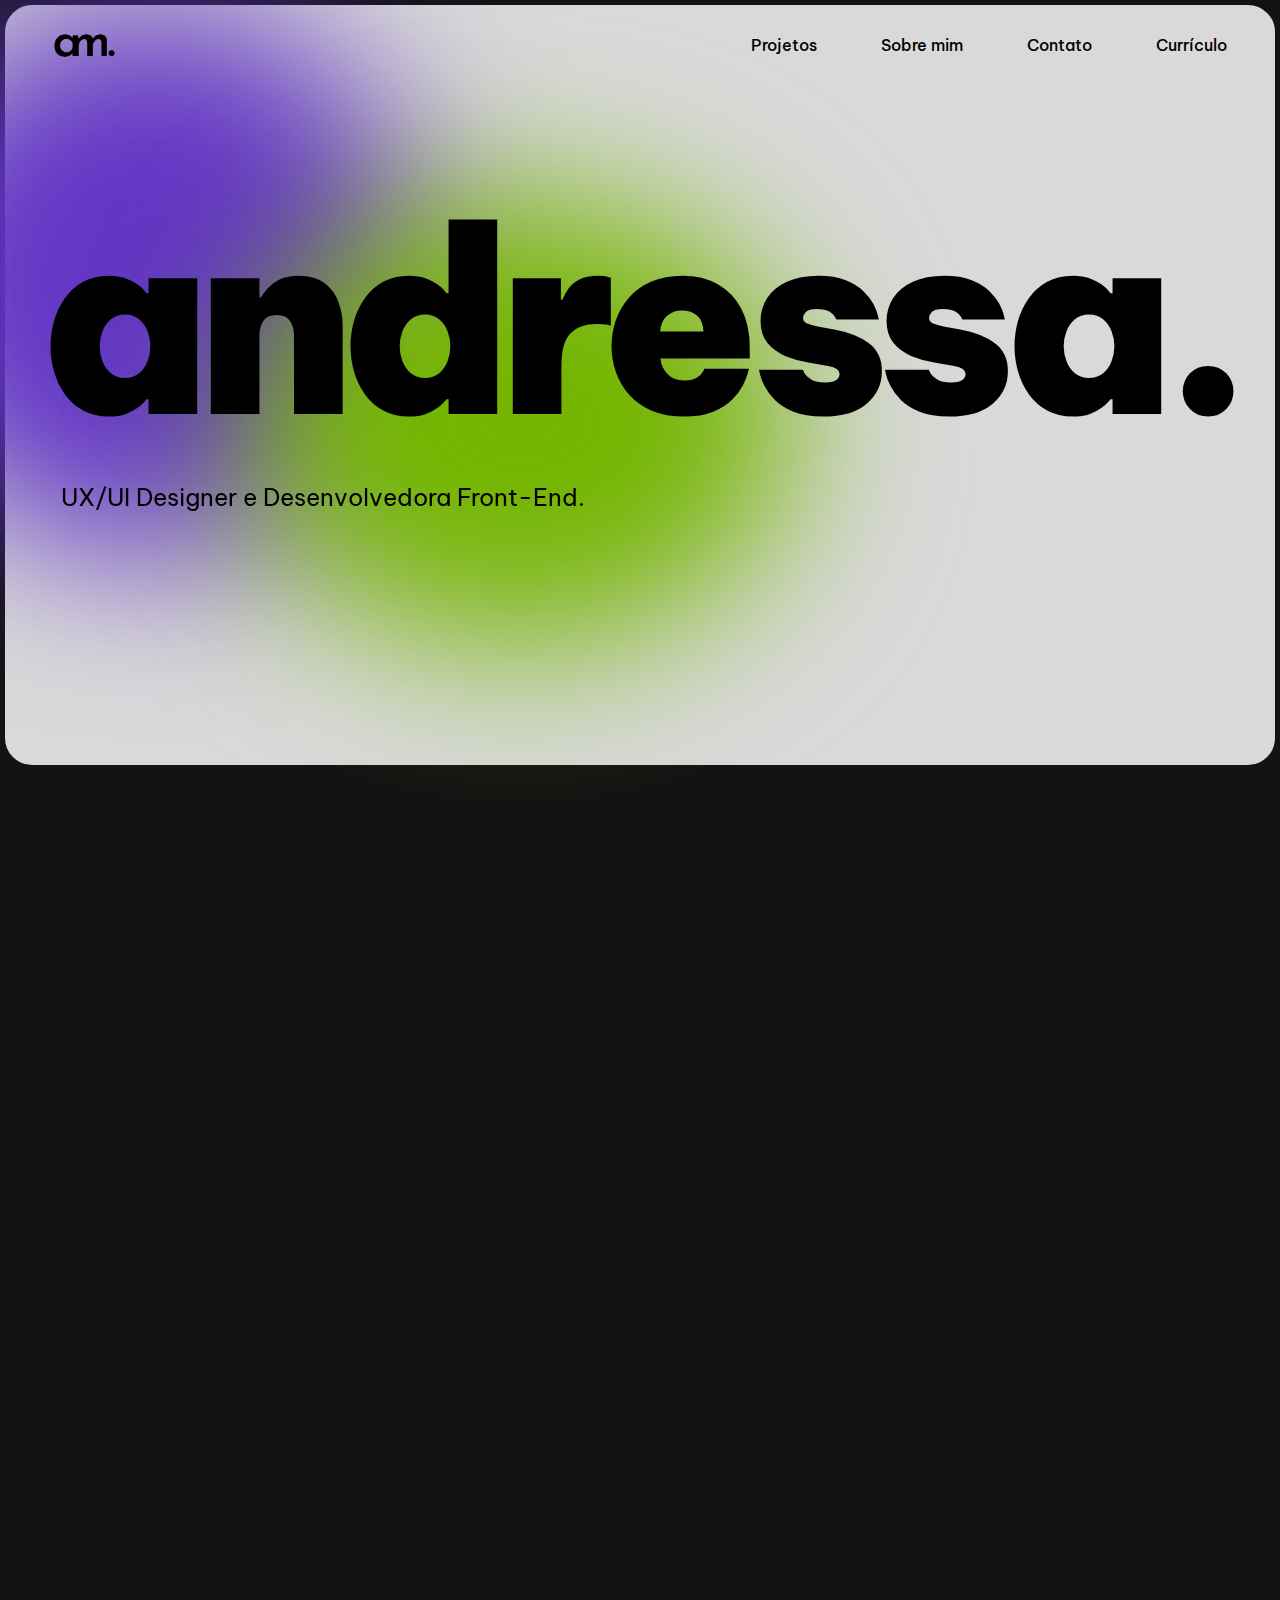
<file: index.html>
<!DOCTYPE html>
<html lang="pt-BR">
<head>
    <meta charset="UTF-8">
    <meta http-equiv="X-UA-Compatible" content="IE=edge">
    <meta name="viewport" content="width=device-width, initial-scale=1.0">
    <link rel="shortcut icon" href="media/favicon1.svg" type="image/x-icon">
    <link rel="stylesheet" href="https://fonts.googleapis.com/css2?family=Material+Symbols+Outlined:opsz,wght,FILL,GRAD@20..48,100..700,0..1,-50..200"/>
    <link href="https://unpkg.com/aos@2.3.1/dist/aos.css" rel="stylesheet">
    <link rel="stylesheet" href="index-style/style.css">
    <title>Andressa Mendes | Desenvolvimento Front-End e UX/UI Design</title>
</head>
<body>
    <header>
        <div class="shadow shadow--one"></div>
        <div class="shadow shadow--two"></div>
        <nav id="nav">
            <img src="media/personal-brand2.png" alt="logo Andressa Mendes">
            <ul id="menu">
                <li><a href="#projects">Projetos</a></li>
                <li><a href="aboutme.html">Sobre mim</a></li>
                <li><a href="contact.html">Contato</a></li>
                <li><a href="media/currículo.pdf" target="_blank" rel="external">Currículo</a></li>
            </ul>
            <button id="btn-mobile">
                <span id="burguer-icon"></span>
            </button>
        </nav>
        <div class="header-text">
            <h1 data-aos="fade-right" data-aos-duration="1000" data-aos-easing="cubic-bezier(0, 0, 0.2, 1)" data-aos-delay="120">andressa.</h1>
            <h3 data-aos="fade-right" data-aos-duration="1000" data-aos-easing="cubic-bezier(0, 0, 0.2, 1)" data-aos-delay="120">UX/UI Designer e Desenvolvedora Front-End.</h3>
        </div>
    </header>
    <main>
        <section class="projects-sec" id="projects">
            <a href="projects/budget-buddy/index.html" data-aos="fade-right" data-aos-duration="1000" data-aos-easing="cubic-bezier(0, 0, 0.2, 1)" data-aos-delay="120">
                <div class="project">
                    <div class="projects-text">
                        <p>Budget Buddy
                        <i class="material-symbols-outlined">arrow_outward</i>
                        </p>
                    </div>
                    <div class="projects-container">
                        <img src="media/budget_buddy-capa_1.png" alt="projeto Budget Buddy aplicativo">
                    </div>
                    <legend>design, mobile app</legend>
                </div>
            </a>
            <a href="projects/rockgo/index.html" data-aos="fade-right" data-aos-duration="1000" data-aos-easing="cubic-bezier(0, 0, 0.2, 1)" data-aos-delay="120">
                <div class="project">
                    <div class="projects-text">
                        <p>Rockgo
                        <i class="material-symbols-outlined">arrow_outward</i>
                        </p>
                    </div>
                    <div class="projects-container">
                        <img src="media/rockgo-capa.png" alt="projeto rockgo aplicativo">
                    </div>
                    <legend>design, mobile app</legend>
                </div>
            </a>
            <a href="projects/florifleur-e-commerce/index.html" data-aos="fade-right" data-aos-duration="1000" data-aos-easing="cubic-bezier(0, 0, 0.2, 1)" data-aos-delay="120">
                <div class="project">
                    <div class="projects-text">
                        <p>Florifleur e-commerce
                        <i class="material-symbols-outlined">arrow_outward</i>
                        </p>
                    </div>
                    <div class="projects-container">
                        <img src="media/capa-florifleur.png" alt="projeto florifleur e-commerce">
                    </div>
                    <legend>design, web e-commerce</legend>
                </div>
            </a>
            <a href="projects/polyphia-landing-page/index.html" data-aos="fade-right" data-aos-duration="1000" data-aos-easing="cubic-bezier(0, 0, 0.2, 1)" data-aos-delay="120">
                <div class="project">
                    <div class="projects-text" >
                        <p>Polyphia landing page
                        <i class="material-symbols-outlined">arrow_outward</i>
                        </p>
                    </div>
                    <div class="projects-container">
                        <img src="media/capa-polyphia-landing-page.png" alt="projeto polyphia landing page">
                    </div>
                    <legend>desenvolvimento, landing page</legend>
                </div>
            </a>
        </section>
        <section class="faq-sec">
            <article>
                <div class="title-wrap">
                    <h1 data-aos="fade-right" data-aos-duration="1000" data-aos-easing="cubic-bezier(0, 0, 0.2, 1)" data-aos-delay="120">Como faço o trabalho?</h1>
                    <h3 data-aos="fade-right" data-aos-duration="1000" data-aos-easing="cubic-bezier(0, 0, 0.2, 1)" data-aos-delay="120">UX/UI Design</h3>
                </div>
                <div class="faq-wrap">
                    <div class="faq" data-aos="fade-right" data-aos-duration="1000" data-aos-easing="cubic-bezier(0, 0, 0.2, 1)" data-aos-delay="120">
                        <div class="question">
                            <h3>User Research</h3>
                            <span class="icon"></span>
                        </div>
                        <div class="answer">
                            <p>Antes de criar o design de produtos, é necessário entender e empatizar com o usuário, utilizando diferentes métodos de pesquisas e entrevistas.</p>
                        </div>
                    </div>
                    <div class="faq" data-aos="fade-right" data-aos-duration="1000" data-aos-easing="cubic-bezier(0, 0, 0.2, 1)" data-aos-delay="120">
                        <div class="question">
                            <h3>Desenvolvimento de Personas</h3>
                            <span class="icon"></span>
                        </div>
                        <div class="answer">
                            <p>Desenvolver personas que reflitam o estilo de vida dos usuários, ajudando assim a entender suas necessidades e desafios.</p>
                        </div>
                    </div>
                    <div class="faq" data-aos="fade-right" data-aos-duration="1000" data-aos-easing="cubic-bezier(0, 0, 0.2, 1)" data-aos-delay="120">
                        <div class="question">
                            <h3>User Flow</h3>
                            <span class="icon"></span>
                        </div>
                        <div class="answer">
                            <p>Criar e entender o caminho que o usuário percorre ao utilizar um produto.</p>
                        </div>
                    </div>
                    <div class="faq" data-aos="fade-right" data-aos-duration="1000" data-aos-easing="cubic-bezier(0, 0, 0.2, 1)" data-aos-delay="120">
                        <div class="question">
                            <h3>Arquitetura da Informação</h3>
                            <span class="icon"></span>
                        </div>
                        <div class="answer">
                            <p>Representar como as informações do produto serão dispostas de acordo com a necessidade do usuário.</p>
                        </div>
                    </div>
                    <div class="faq" data-aos="fade-right" data-aos-duration="1000" data-aos-easing="cubic-bezier(0, 0, 0.2, 1)" data-aos-delay="120">
                        <div class="question">
                            <h3>Wireframing</h3>
                            <span class="icon"></span>
                        </div>
                        <div class="answer">
                            <p>Estabelecer a estrutura básica do Design de um produto, antes de incluir qualquer elemento visual.</p>
                        </div>
                    </div>
                    <div class="faq" data-aos="fade-right" data-aos-duration="1000" data-aos-easing="cubic-bezier(0, 0, 0.2, 1)" data-aos-delay="120">
                        <div class="question">
                            <h3>Visual Design</h3>
                            <span class="icon"></span>
                        </div>
                        <div class="answer">
                            <p>Refinar os designs criados durante o processo, adicionando elementos visuais, cores e deixando acessível.</p>
                        </div>
                    </div>
                </div>
            </article>
            <article class="skill-wrap" data-aos="fade-right" data-aos-duration="1000" data-aos-easing="cubic-bezier(0, 0, 0.2, 1)" data-aos-delay="120">
                <div class="title-wrap">
                    <h3>Desenvolvimento <br> Front-End</h3>
                </div>
                <div class="lang-wrap">
                    <ul>
                        <li>HTML 5 <i class="material-symbols-outlined">arrow_outward</i></li>
                        <li>CSS 3 <i class="material-symbols-outlined">arrow_outward</i></li>
                        <li>JavaScript <i class="material-symbols-outlined">arrow_outward</i></li>
                        <li>React <i class="material-symbols-outlined">arrow_outward</i></li>
                    </ul>
                </div>
            </article>
        </section>
    </main>
    <footer data-aos="fade-right" data-aos-duration="1000" data-aos-easing="cubic-bezier(0, 0, 0.2, 1)" data-aos-delay="120">
        <h2 data-aos="fade-right" data-aos-duration="1000" data-aos-easing="cubic-bezier(0, 0, 0.2, 1)" data-aos-delay="120">Quer me mandar uma <br> mensagem ou um olá&#63;</h2>
        <a href="mailto:andressasilvam25@gmail.com" data-aos="fade-right">andressasilvam25@gmail.com</a>
        <ul>
            <li data-aos="fade-right" data-aos-duration="1000" data-aos-easing="cubic-bezier(0, 0, 0.2, 1)" data-aos-delay="120"><a href="https://www.instagram.com/mendxsui/" target="_blank" 
                rel="external">Instagram</a><i class="material-symbols-outlined">arrow_outward</i>
            </li>
            <li data-aos="fade-right" data-aos-duration="1000" data-aos-easing="cubic-bezier(0, 0, 0.2, 1)" data-aos-delay="120"><a href="https://www.behance.net/Andressamendess" target="_blank" 
                rel="external">Behance</a><i class="material-symbols-outlined">arrow_outward</i>
            </li>
            <li data-aos="fade-right" data-aos-duration="1000" data-aos-easing="cubic-bezier(0, 0, 0.2, 1)" data-aos-delay="120"><a href="https://www.linkedin.com/in/andressa-mendes-56ba37249/" target="_blank" 
                rel="external">LinkedIn</a><i class="material-symbols-outlined">arrow_outward</i>
            </li>
            <li data-aos="fade-right" data-aos-duration="1000" data-aos-easing="cubic-bezier(0, 0, 0.2, 1)" data-aos-delay="120"><a href="https://github.com/AndressaMendess" target="_blank" 
                rel="external">Github</a><i class="material-symbols-outlined">arrow_outward</i>
            </li>
        </ul>
        <p>&copy; Andressa Mendes 2023. All Rights Reserved</p>
    </footer>

    <script src="menu-script/script.js"></script>
    <script src="https://unpkg.com/aos@2.3.1/dist/aos.js"></script>
    <script>
        AOS.init()
    </script>
</body>
</html>
</file>
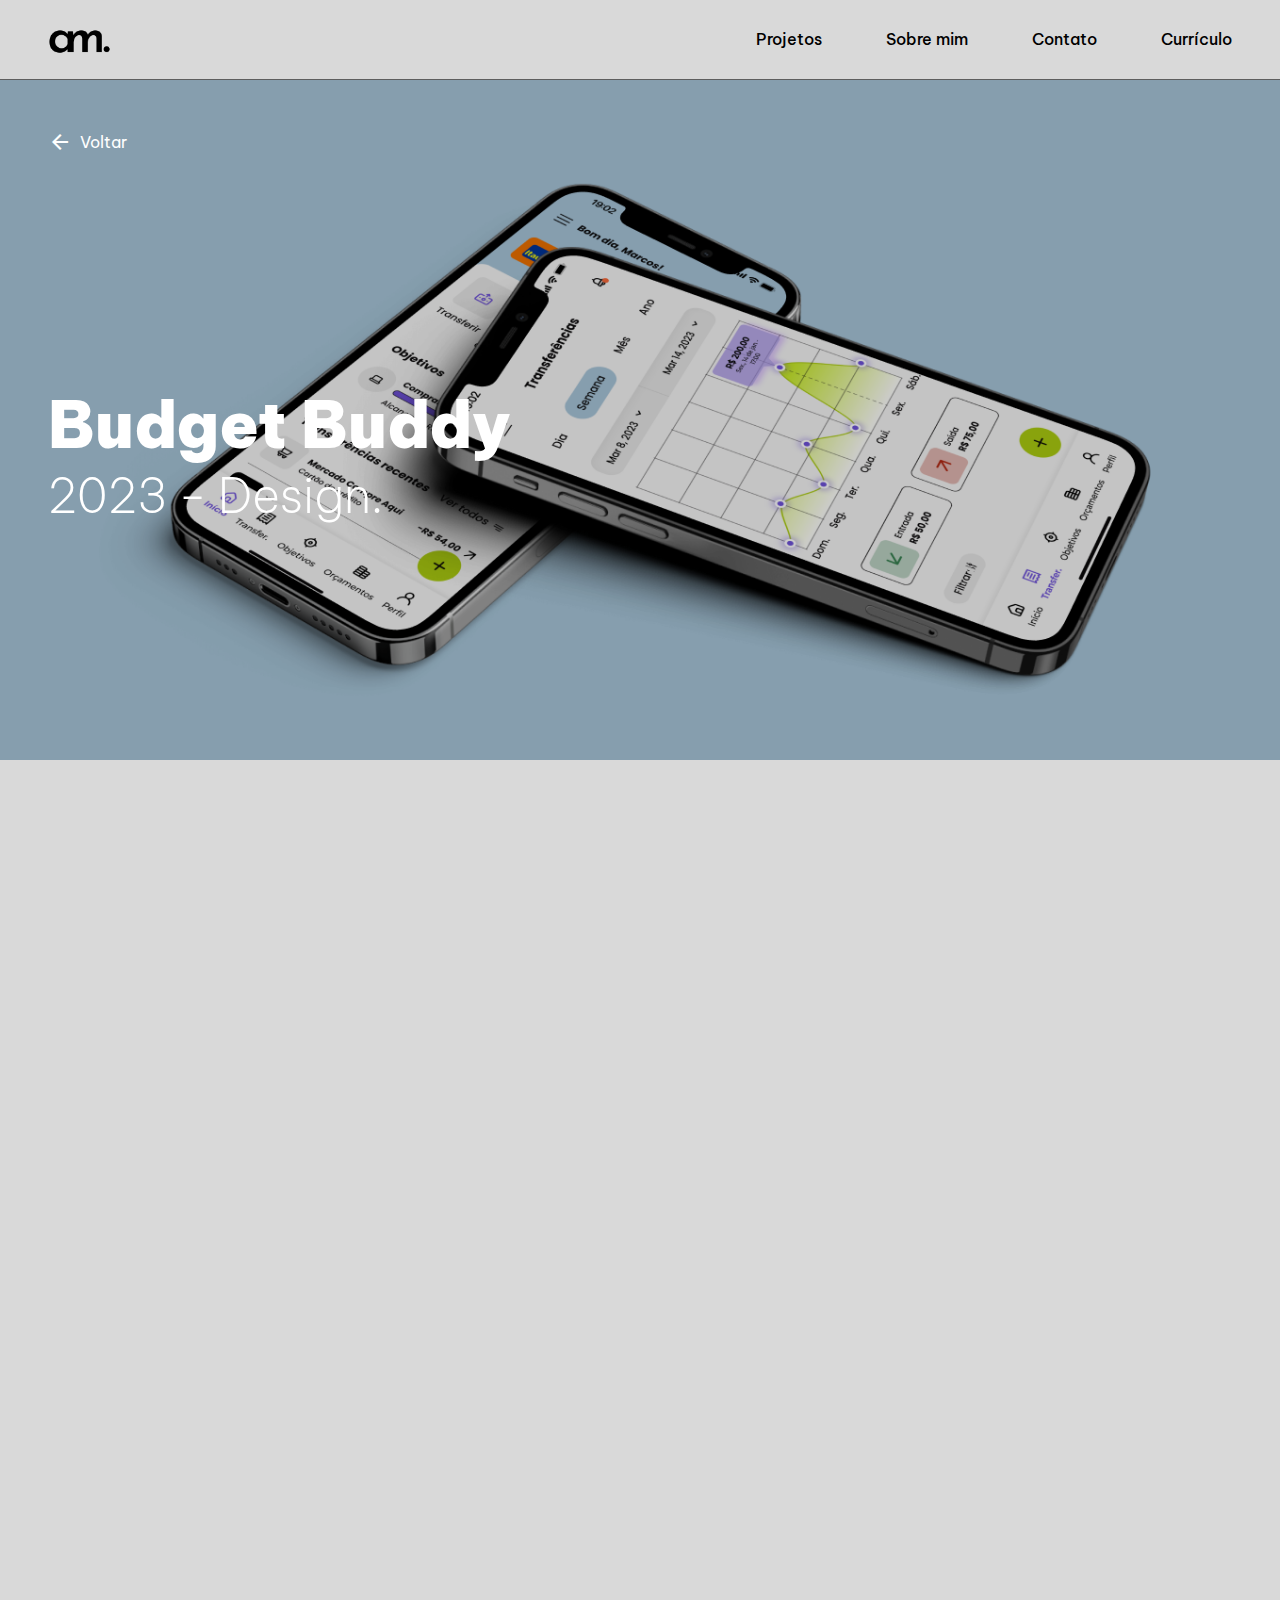
<file: projects/budget-buddy/index.html>
<!DOCTYPE html>
<html lang="pt-BR">
<head>
    <meta charset="UTF-8">
    <meta http-equiv="X-UA-Compatible" content="IE=edge">
    <meta name="viewport" content="width=device-width, initial-scale=1.0">
    <link rel="shortcut icon" href="../../media/favicon1.svg" type="image/x-icon">
    <link rel="stylesheet" href="https://fonts.googleapis.com/css2?family=Material+Symbols+Outlined:opsz,wght,FILL,GRAD@20..48,100..700,0..1,-50..200"/>
    <link href="https://unpkg.com/aos@2.3.1/dist/aos.css" rel="stylesheet">
    <link rel="stylesheet" href="style/style.css">
    <title>Budget Buddy | Andressa Mendes</title>
</head>
<body>
    <header>
        <nav id="nav">
            <a href="../../index.html"><img src="../../media/personal-brand2.png" alt="Logo Andressa Mendes"></a>
            <ul id="menu">
                <li><a href="../../index.html">Projetos</a></li>
                <li><a href="../../aboutme.html">Sobre mim</a></li>
                <li><a href="../../contact.html">Contato</a></li>
                <li><a href="/media/currículo.pdf" target="_blank" rel="external">Currículo</a></li>
            </ul>
            <button id="btn-mobile">
                <span id="burguer-icon"></span>
            </button>
        </nav>
        <a href="../../index.html"><i class="material-symbols-outlined">arrow_back</i>Voltar</a>
        <div class="text-wrapper" data-aos="fade-up" data-aos-duration="1000" data-aos-easing="cubic-bezier(0, 0, 0.2, 1)" data-aos-delay="120">
            <h1>Budget Buddy</h1>
            <h3>2023 - Design.</h3>
        </div>
    </header>
    <main>
        <section class="project__description">
            <div class="description__info">
                <img src="./media/budget-buddy-header.png" alt="Projeto Rockgo Logo" data-aos="fade-up" data-aos-duration="1000" data-aos-easing="cubic-bezier(0, 0, 0.2, 1)" data-aos-delay="120">                
                <div class="info__desc" data-aos="fade-up" data-aos-duration="1000" data-aos-easing="cubic-bezier(0, 0, 0.2, 1)" data-aos-delay="120">
                    <ul>
                        <li><strong>Duração</strong> <br> 19.06.2023 <br> 07.07.2023</li>
                        <li><strong>Papel</strong> <br> UX Researcher <br> UX/UI Designer <br> Designer de interações</li>
                        <li><strong>Ferramentas</strong> <br> Figma <br> Adobe Photoshop</li>
                    </ul>
                </div>
            </div>
            <p data-aos="fade-up" data-aos-duration="1000" data-aos-easing="cubic-bezier(0, 0, 0.2, 1)" data-aos-delay="120"><strong>Budget Buddy</strong> é um aplicativo de controle financeiro para adolescentes e jovens que desejam controlar seus gastos e ganhos, criar orçamentos, definir objetivos e receber dicas sobre educação financeira.
            </p>

        </section>
        
        <section class="project__info">
            <div class="project__quote" data-aos="fade-up" data-aos-duration="1000" data-aos-easing="cubic-bezier(0, 0, 0.2, 1)" data-aos-delay="120">
                <h1>Problema</h1>
                <p>“Como podemos ajudar esses jovens a terem melhor controle financeiro sobre suas despesas e ganhos?.”</p>
            </div>
            
            <article data-aos="fade-up" data-aos-duration="1000" data-aos-easing="cubic-bezier(0, 0, 0.2, 1)" data-aos-delay="120">
                <h1>Pesquisa inicial + descobertas</h1>
                <p>“De acordo com uma pesquisa da SPC Brasil, <strong>apenas 25% dos jovens de 18 a 30 anos fazem algum controle financeiro pessoal.</strong>" <br>
                Por mais óbvio que isso possa parecer, muitas pessoas, especialmente os jovens encontram dificuldades em fazer um controle orçamentário para manter os gastos dentro do limite do que recebem das suas fontes de renda. <br>
                Isso gera complicações que podem afastá-los da independência financeira, tais como o endividamento e a dificuldade de ter recursos para investir. <br> 
                <em>"Quando pensamos nos benefícios diretos de se investir em educação financeira para jovens, alguns dos pontos que mais se destacam são: <strong>autocontrole emocional</strong>, a <strong>disciplina, organização e planejamento</strong>, <strong>autoconhecimento</strong>, gestão e inteligência financeira, <strong>responsabilidade social, autonomia e independência</strong>, e visão analítica."</em> - <strong>Provi.com.br</strong></p>
            </article>
            
            <article data-aos="fade-up" data-aos-duration="1000" data-aos-easing="cubic-bezier(0, 0, 0.2, 1)" data-aos-delay="120">
                <h1>Conhecendo o usuário</h1>
                <div class="project__photos">
                    <img src="media/persona_1.png" alt="persona 1: Sabrina Santos">
                    <img src="media/persona_2.png" alt="persona 2: Marcos Silva">
                </div>
            </article>
            
            <article data-aos="fade-up" data-aos-duration="1000" data-aos-easing="cubic-bezier(0, 0, 0.2, 1)" data-aos-delay="120">
                <h1>Arquitetura de informação</h1>
                <div class="project__photos">
                    <img src="media/arquitetura-de-informacao.png" alt="arquitetura de informação aplicativo">
                </div>
                <p>A arquitetura de informação do aplicativo não é um fluxo com começo, meio e fim. Contém várias telas com informações e tarefas importantes a serem feitas dentro do aplicativo, ajudando assim o usuário a chegar no seu objetivo final que é administrar melhor seu dinheiro.</p>
            </article>

            <div class="project__quote" data-aos="fade-up" data-aos-duration="1000" data-aos-easing="cubic-bezier(0, 0, 0.2, 1)" data-aos-delay="120">
                <h1>Objetivo</h1>
                <p>Ajudar os jovens a terem uma visão mais organizada sobre finanças e se manterem organizados sobre seus gastos e ganhos diários.</p>
            </div>
            
            <div class="project__photos" data-aos="fade-up" data-aos-duration="1000" data-aos-easing="cubic-bezier(0, 0, 0.2, 1)" data-aos-delay="120">
                <img src="media/duas-telas.png" alt="dois celulares aberto com as telas principais do aplicativo: inicial e de transferências">
            </div>
            
            <article data-aos="fade-up" data-aos-duration="1000" data-aos-easing="cubic-bezier(0, 0, 0.2, 1)" data-aos-delay="120">
                <h1>Protótipo de baixa-fidelidade</h1>
                <div class="project__photos">
                    <img src="media/lo-fi.png" alt="protótipo de baixa fidelidade">
                </div>
                <p>Todos os protótipos de baixa fidelidade com diversas telas e possíveis funções dentro do aplicativo. Ao todo foram mais de 40 ideias de telas diferentes.</p>
            </article>
            
            <article data-aos="fade-up" data-aos-duration="1000" data-aos-easing="cubic-bezier(0, 0, 0.2, 1)" data-aos-delay="120">
                <h1>Visual design &#x1f3a8;</h1>
                <div class="project__photos">
                    <img src="media/paleta-de-cores.png" alt="paleta de cores aplicativo: branco, cinza, roxo, verde, azul">
                </div>
                <div class="project__photos">
                    <img src="media/tipografia.png" alt="tipografia aplicativo: Poppins medium, semibold, bold">
                </div>
                <div class="project__photos">
                    <img src="media/icone.png" alt="ícone do aplicativo">
                </div>
            </article>

            <h1>O aplicativo</h1>
            <div class="project__photos photo--extended" data-aos="fade-up" data-aos-duration="1000" data-aos-easing="cubic-bezier(0, 0, 0.2, 1)" data-aos-delay="120">
                <img src="media/tres-telas.png" alt="">
            </div>
        </section>
        <section class="project__info bg--invert">
            <article class="project__card" data-aos="fade-up" data-aos-duration="1000" data-aos-easing="cubic-bezier(0, 0, 0.2, 1)" data-aos-delay="120">
                <div>
                    <h3>01</h3>
                    <h1>Entrando no aplicativo</h1>
                    <p>Ao entrar no aplicativo pela primeira vez o usuário deverá fazer um cadastro no aplicativo para assim poder acessar sua conta.</p>
                </div>
                <div class="project__photos photo--card">
                    <video src="media/budget-buddy_01.mp4" autoplay loop>
                        Seu navegador não suporta o vídeo.
                        O vídeo demonstra os passos de cadastro quando o usuário acessa o aplicativo pela primeira vez;
                    </video>
                </div>
            </article>
            <article class="project__card" data-aos="fade-up" data-aos-duration="1000" data-aos-easing="cubic-bezier(0, 0, 0.2, 1)" data-aos-delay="120">
                <div>
                    <h3>02</h3>
                    <h1>Navegando pelo aplicativo</h1>
                    <p>O usuário pode navegar por entre as telas de: transferências, objetivos, orçamentos e seu perfil.</p>
                </div>
                <div class="project__photos photo--card">
                    <video src="media/budget-buddy_02.mp4" autoplay loop>
                        Seu navegador não suporta o vídeo.
                        O vídeo demonstra como é a navegação do aplicativo.
                    </video>
                </div>
            </article>
            <article data-aos="fade-up" data-aos-duration="1000" data-aos-easing="cubic-bezier(0, 0, 0.2, 1)" data-aos-delay="120">
                <!-- <div class="project__photos">
                    <img src="media/telas-transferencias.png" alt="">
                </div> -->
                <div class="project__photos">
                    <video src="media/budget_transferencias_.mp4" autoplay loop></video>
                </div>
                <h1>Transferências</h1>
                <p>Nessa página, o usuário pode visualizar todas as transferências feitas de sua conta. Podendo alterar datas e utilizar filtros para um resultado mais preciso.</p>
            </article>
            <article class="project__card" data-aos="fade-up" data-aos-duration="1000" data-aos-easing="cubic-bezier(0, 0, 0.2, 1)" data-aos-delay="120">
                <div class="project__photos photo--card">
                    <video src="media/budget-buddy_03.mp4" autoplay loop>
                        Seu navegador não suporta o vídeo.
                        O vídeo demonstra os passos para criar um objetivo dentro do aplicativo.
                    </video>
                </div>
                <div>
                    <h1>Objetivos</h1>
                    <p>Crie objetivos e defina metas. O usuário pode criar um objetivo e customizá-lo de acordo com a sua necessidade.</p>
                </div>
            </article>
            <article class="project__card bg--blue" data-aos="fade-up" data-aos-duration="1000" data-aos-easing="cubic-bezier(0, 0, 0.2, 1)" data-aos-delay="120">
                <div class="desc">
                    <h1>Orçamentos</h1>
                    <p>O usuário tem a opção de criar orçamentos para assim limitar gastos em determinados segmentos em que deseja economizar. Ainda podendo vincular á uma conta bancária ou atualizar manualmente. Caso esteja atigindo o limite definido, irá receber notificações de aviso.</p>
                </div>
                <div class="project__photos photo--card">
                    <img src="media/orcamentos.png" alt="telas de orçamentos do aplicativo">
                </div>
            </article>
            <article data-aos="fade-up" data-aos-duration="1000" data-aos-easing="cubic-bezier(0, 0, 0.2, 1)" data-aos-delay="120">
                <div class="project__photos">
                    <img src="media/lembretes-telas.png" alt="telas de lembretes do aplicativo">
                </div>
                <h1>Lembretes</h1>
                <p>O usuário pode criar lembretes com tarefas que precisam ser feitas e fixá-los na página inicial do aplicativo para assim lembrá-los. É possível também ativar as notificações para lembretes.</p>
            </article>
        </section>
        <section class="project__info">
            <div class="project__photos">
                <img src="media/header_1.png" alt="" style="border-radius: 5rem;">
            </div>
            <div class="project__quote" data-aos="fade-up" data-aos-duration="1000" data-aos-easing="cubic-bezier(0, 0, 0.2, 1)" data-aos-delay="120">
                <h1>Aprendizados 💡</h1>
                <p>Esse projeto foi redesenvolvido como o último projeto do curso de UX Design do Google. A versão anterior não ficou como esperado, então decidi refazer realizando mais pesquisas e tentando abranger mais ideias. Foi um projeto complexo (eu diria) pois a área de finanças eu ainda considero uma área complexa de lidar. Quem sabe eu seria beneficiada com o uso desse aplicativo também? rs</p>
            </div>
        </section>
        

        
        

        <section class="next__project">
            <a href="../polyphia-landing-page/index.html" target="_self" rel="internal"><i class="material-symbols-outlined">
                arrow_back
            </i>Polyphia</a>
            <a href="../rockgo/index.html" target="_self" rel="internal">rockgo<i class="material-symbols-outlined">
                arrow_forward
            </i></a>
        </section>
    </main>
    <footer>
        <h2 data-aos="fade-up" data-aos-easing="ease" data-aos-delay="300" data-aos-duration="1000">Quer me mandar uma <br> mensagem ou um olá&#63;</h2>
        <a href="mailto:andressasilvam25@gmail.com" data-aos="fade-up" data-aos-easing="ease" data-aos-delay="300" data-aos-duration="1000">andressasilvam25@gmail.com</a>
        <ul>
            <li data-aos="fade-up" data-aos-easing="ease" data-aos-delay="300" data-aos-duration="1000"><a href="https://www.instagram.com/mendxsui/" target="_blank" rel="external">Instagram</a><i class="material-symbols-outlined">arrow_outward</i>
            </li>
            <li data-aos="fade-up" data-aos-easing="ease" data-aos-delay="300" data-aos-duration="1000"><a href="https://www.behance.net/Andressamendess" target="_blank" rel="external">Behance</a><i class="material-symbols-outlined">arrow_outward</i>
            </li>
            <li data-aos="fade-up" data-aos-easing="ease" data-aos-delay="300" data-aos-duration="1000"><a href="https://www.linkedin.com/in/andressa-mendes-56ba37249/" target="_blank" rel="external">LinkedIn</a><i class="material-symbols-outlined">arrow_outward</i>
            </li>
            <li data-aos="fade-up" data-aos-easing="ease" data-aos-delay="300" data-aos-duration="1000"><a href="https://github.com/AndressaMendess" target="_blank" rel="external">Github</a><i class="material-symbols-outlined">arrow_outward</i>
            </li>
        </ul>
        <p>&copy; Andressa Mendes 2023. All Rights Reserved</p>
    </footer>

    <script src="../../menu-script/script.js"></script>
    <script src="https://unpkg.com/aos@2.3.1/dist/aos.js"></script>
    <script>
        AOS.init();
      </script>
</body>
</html>
</file>
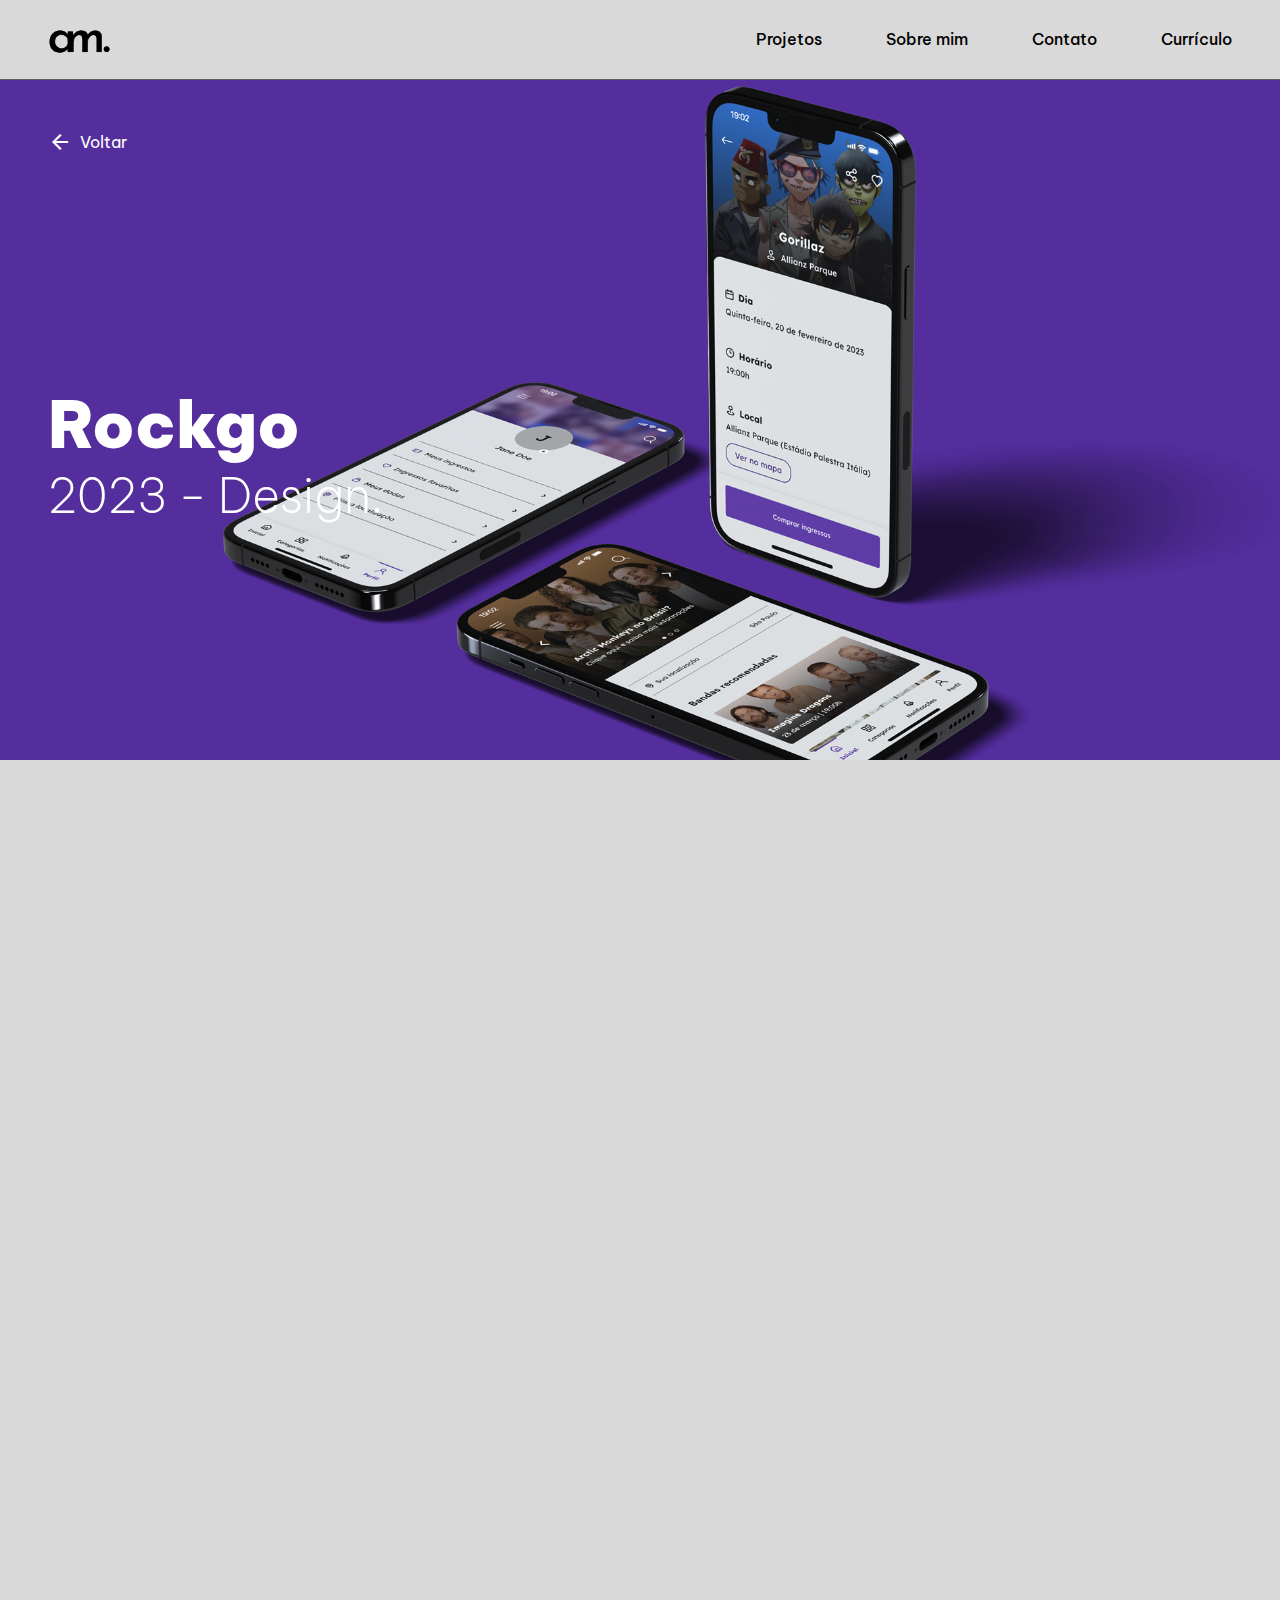
<file: projects/rockgo/index.html>
<!DOCTYPE html>
<html lang="pt-BR">
<head>
    <meta charset="UTF-8">
    <meta http-equiv="X-UA-Compatible" content="IE=edge">
    <meta name="viewport" content="width=device-width, initial-scale=1.0">
    <link rel="shortcut icon" href="../../media/favicon1.svg" type="image/x-icon">
    <link rel="stylesheet" href="https://fonts.googleapis.com/css2?family=Material+Symbols+Outlined:opsz,wght,FILL,GRAD@20..48,100..700,0..1,-50..200"/>
    <link href="https://unpkg.com/aos@2.3.1/dist/aos.css" rel="stylesheet">
    <link rel="stylesheet" href="style/style.css">
    <title>Rockgo | Andressa Mendes</title>
</head>
<body>
    <header>
        <nav id="nav">
            <a href="../../index.html"><img src="../../media/personal-brand2.png" alt="Logo Andressa Mendes"></a>
            <ul id="menu">
                <li><a href="../../index.html">Projetos</a></li>
                <li><a href="../../aboutme.html">Sobre mim</a></li>
                <li><a href="../../contact.html">Contato</a></li>
                <li><a href="../../media/currículo.pdf" target="_blank" rel="external">Currículo</a></li>
            </ul>
            <button id="btn-mobile">
                <span id="burguer-icon"></span>
            </button>
        </nav>
        <a href="../../index.html"><i class="material-symbols-outlined">arrow_back</i>Voltar</a>
        <div class="text-wrapper" data-aos="fade-up" data-aos-duration="1000" data-aos-easing="cubic-bezier(0, 0, 0.2, 1)" data-aos-delay="120">
            <h1>Rockgo</h1>
            <h3>2023 - Design.</h3>
        </div>
    </header>
    <main>
        <section class="project__description">
            <div class="description__info">
                <img src="./media/rockgo-header-project.png" alt="Projeto Rockgo Logo" data-aos="fade-up" data-aos-duration="1000" data-aos-easing="cubic-bezier(0, 0, 0.2, 1)" data-aos-delay="120">                
                <div class="info__desc" data-aos="fade-up" data-aos-duration="1000" data-aos-easing="cubic-bezier(0, 0, 0.2, 1)" data-aos-delay="120">
                    <ul>
                        <li><strong>Duração</strong> <br> 31.08.2022 <br> 06.01.2023</li>
                        <li><strong>Papel</strong> <br> UX Researcher <br> UX/UI Designer <br> Designer de interações</li>
                        <li><strong>Ferramentas</strong> <br> Figma <br> Adobe Photoshop</li>
                        <li>
                            <a href="https://www.behance.net/gallery/159674031/Rockgo-App-UXUI-Design" target="_blank" rel="external">Acesse no Behance</a>
                            <i class="material-symbols-outlined">arrow_outward</i>
                        </li>
                    </ul>
                </div>
            </div>
            <p data-aos="fade-up" data-aos-duration="1000" data-aos-easing="cubic-bezier(0, 0, 0.2, 1)" data-aos-delay="120">
                <strong>rockgo</strong> é um aplicativo de compra de ingressos focado em shows e eventos de rock. Foi desenvolvido durante 5 de 7 módulos do curso de UX Design do Google, com o objetivo de resolver o problema de atuais sites de compras de ingressos.
            </p>
        </section>
        
        <section class="project__info">
            <div class="project__quote" data-aos="fade-up" data-aos-duration="1000" data-aos-easing="cubic-bezier(0, 0, 0.2, 1)" data-aos-delay="120">
                <h1>Problema</h1>
                <p>"Como podemos criar uma nova plataforma segura e prática onde amantes do rock consigam comprar ingressos 
                para shows e ficar sabendo sobre novos eventos dentro do mundo do rock?."</p>
            </div>
            
            <article data-aos="fade-up" data-aos-duration="1000" data-aos-easing="cubic-bezier(0, 0, 0.2, 1)" data-aos-delay="120">
                <h1>Pesquisa inicial + descobertas &#x1f50e;</h1>
                <p><strong><em>“Mais agilidade na entrada do evento, comodidade aos convidados, armazenamento de banco de dados 
                e rapidez no repasse do valor dos ingressos são alguns dos principais motivos que fazem com que a venda de 
                ingressos online cresça cada vez mais.”</em> - lets.events.</strong> A estratégia de venda de ingressos online vem ganhando 
                cada vez mais espaço no mercado, pois garante mais particidade, envolve rapidez e mais facilidade na compra. 
                Muitos produtores de eventos em todo o país estão adquirindo ou já adquiriram o uso de uma plataforma - própria 
                ou terceirizada - para hospedar seus eventos.</p>
            </article>
            
            <article data-aos="fade-up" data-aos-duration="1000" data-aos-easing="cubic-bezier(0, 0, 0.2, 1)" data-aos-delay="120">
                <h1>Entendendo o usuário</h1>
                <p>Com os dados apresentados em mente, foi conduzido pesquisas via formulários com diferentes grupos para entender suas dificuldades e necessidades ao comprar ingressos para shows utilizando serviços online. <br>
                Alguns insights coletados:
                    <div class="project__photos photo--half" id="cards">
                        <ul>
                            <li>Foi constatado que <strong>80% dos usuários</strong> fazem uso de sites ao invés de aplicativos para compras de ingressos.</li>
                            <li>Ao utilizar um serviço os entrevistados dizem prezar por <strong>facilidade, praticidade e segurança</strong> na hora da compra, algo que, segundo eles dizem, faltam nos atuais sites de compras.</li>
                            <li><strong>90% dos usuários</strong> relatam sobre bugs no processo de compra do ingresso em alguns dos sites de compras de ingressos, o que acabam não gerando uma boa experiência.</li>
                        </ul>
                        <img src="media/question-cards.png" alt="cards de perguntas feitas para os usuários">
                    </div>
                </p>
            </article>

            <article data-aos="fade-up" data-aos-duration="1000" data-aos-easing="cubic-bezier(0, 0, 0.2, 1)" data-aos-delay="120">
                <h1>Conhecendo o usuário</h1>
                <p>Com base na pesquisa com o público, podemos definir melhor nossos usuários.</p>
                <div class="project__photos photo--half">
                    <img src="media/persona-1.png" alt="persona 1">
                    <img src="media/persona-2.png" alt="persona 2">
                </div>
            </article>

            <article data-aos="fade-up" data-aos-duration="1000" data-aos-easing="cubic-bezier(0, 0, 0.2, 1)" data-aos-delay="120">
                <h1>Traçando a jornada do usuário</h1>
                <p>Aqui, foi traçado todos os pontos de contato do usuário com serviços de compra de ingressos, como ele se sente durante cada etapa e pontos de melhorias a serem feitos.</p>
                <div class="project__photos">
                    <img src="media/mapa-jornada-do-usuario.png" alt="mapa da jornada do usuário">
                </div>
            </article>

            <article data-aos="fade-up" data-aos-duration="1000" data-aos-easing="cubic-bezier(0, 0, 0.2, 1)" data-aos-delay="120">
                <h1>Analisando a concorrência &#x1f525;</h1>
                <p>Nesta etapa, onde já estão definidos os usuários e que já foi traçada a jornada do usuário, é hora de realizar uma auditoria competitiva com os atuais concorrentes de serviços de compra de ingressos que já estão no mercado.</p>
                <div class="project__photos">
                    <img src="media/auditoria-competitiva.png" alt="auditoria competitiva">
                </div>
            </article>
            
            <article data-aos="fade-up" data-aos-duration="1000" data-aos-easing="cubic-bezier(0, 0, 0.2, 1)" data-aos-delay="120">
                <h1>Arquitetura de informação</h1>
                <p>Como muitos aplicativos e sites possuem um percurso de compra padrão, aqui foi feita a arquitetura de informação do aplicativo com todas informações dispostas em cada tela.</p>
                <div class="project__photos">
                    <img src="media/arquitetura-de-informação.png" alt="arquitetura de informação aplicativo">
                </div>
            </article>

            <div class="project__quote" data-aos="fade-up" data-aos-duration="1000" data-aos-easing="cubic-bezier(0, 0, 0.2, 1)" data-aos-delay="120">
                <h1>Objetivo</h1>
                <p>"Um aplicativo de compra de ingressos para eventos de rock, prático e acessível
                que notifica os usuários de novos eventos e possui um fluxo de compra simples."</p>
            </div>
            
            <div class="project__photos photo--extended" data-aos="fade-up" data-aos-duration="1000" data-aos-easing="cubic-bezier(0, 0, 0.2, 1)" data-aos-delay="120">
                <img src="media/mockups-telas.png" alt="mokcup mobile rockgo">
            </div>

            <article data-aos="fade-up" data-aos-duration="1000" data-aos-easing="cubic-bezier(0, 0, 0.2, 1)" data-aos-delay="120">
                <h1>Wireframes no papel ✏️</h1>
                <p>Chegando na parte criativa do processo, pude colocar a mão no lápis e papel e começar a traçar algumas ideias de tela seguindo o fluxo principal do usuário. Ao todo foram desenhados 40 wireframes.</p>
                    <div class="project__photos photo--half">
                        <img src="media/wireframe-papel-1.jpg" alt="wireframes feito no papel">
                        <img src="media/wireframe-papel-2.jpg" alt="wireframes feito no papel">
                    </div>
            </article>

            <article data-aos="fade-up" data-aos-duration="1000" data-aos-easing="cubic-bezier(0, 0, 0.2, 1)" data-aos-delay="120">
                <h1>Protótipo de baixa-fidelidade</h1>
                <p>Aqui, foi feito o protótipo de baixa-fidelidade seguindo o fluxo principal do usuário desde a tela de cadastro até a finalização da compra.</p>
                <div class="project__photos">
                    <img src="media/prototipo-baixa-fidelidade.png" alt="protótipo de baixa fidelidade rockgo aplicativo">
                </div>
            </article>

            <article data-aos="fade-up" data-aos-duration="1000" data-aos-easing="cubic-bezier(0, 0, 0.2, 1)" data-aos-delay="120">
                <h1>Visual design &#x1f3a8;</h1>
                <div class="project__photos">
                    <img src="media/paleta-de-cores.png" alt="paleta de cores rockgo">
                </div>
                <div class="project__photos photo--half" data-aos="fade-up" data-aos-duration="1000" data-aos-easing="cubic-bezier(0, 0, 0.2, 1)" data-aos-delay="120">
                    <img src="media/tipografia.png" alt="tipografia rockgo">
                    <img src="media/icones.png" alt="icones rockgo">
                </div>
                <div class="project__photos photo--half" data-aos="fade-up" data-aos-duration="1000" data-aos-easing="cubic-bezier(0, 0, 0.2, 1)" data-aos-delay="120">
                    <img src="media/simbolo--app-1.png" alt="símbolo aplicativo no iphone">
                    <img src="media/simbolo--app-2.png" alt="símbolo aplicativo">
                </div>
            </article>

            <article data-aos="fade-up" data-aos-duration="1000" data-aos-easing="cubic-bezier(0, 0, 0.2, 1)" data-aos-delay="120">
                <h1>O aplicativo</h1>
                <div class="project__photos photo--extended">
                    <img src="media/mockup-isometrico-rockgo.png" alt="mockup isométrico aplicativo rockgo">
                </div>
            </article>

            <article class="project__card" data-aos="fade-up" data-aos-duration="1000" data-aos-easing="cubic-bezier(0, 0, 0.2, 1)" data-aos-delay="120">
                <div class="desc">
                    <h3>01</h3>
                    <h1>Entrando no aplicativo</h1>
                    <p>Ao entrar no aplicativo pela 1° vez, o usuário tem a opção de fazer cadastro ou login para utilizar o app, haverá também a permissão para utilizar a localização do dispositivo,visto que o aplicativo usa o GPS para procurar shows na área em que o usuário mora.</p>
                </div>
                <div class="project__photos photo--card">
                    <video src="media/video-rockgo-1.mp4" autoplay loop>
                        Seu navegador não suporta o vídeo.
                    </video>
                </div>
            </article>

            <article class="project__card" data-aos="fade-up" data-aos-duration="1000" data-aos-easing="cubic-bezier(0, 0, 0.2, 1)" data-aos-delay="120">
                <div class="desc">
                    <h3>02</h3>
                    <h1>Navegando no aplicativo</h1>
                    <p>O aplicativo possui um menu de navegação (inicial, categorias, notificações, perfil) que conectam as telas onde o usuário pode acessar as categorias de eventos, visualizar notificações e acessar o perfil para ver ingressos favoritados, ingressos comprados ou alterar alguma configuração de conta.</p>
                </div>
                <div class="project__photos photo--card">
                    <video src="media/video-rockgo-2.mp4" autoplay loop>
                        Seu navegador não suporta o vídeo.
                    </video>
                </div>
            </article>

            <article class="project__card" data-aos="fade-up" data-aos-duration="1000" data-aos-easing="cubic-bezier(0, 0, 0.2, 1)" data-aos-delay="120">
                <div class="desc">
                    <h3>03</h3>
                    <h1>Comprando os ingressos 🎟️</h1>
                    <p>O percurso de compra passa por telas de: adicionar informações pessoais, escolher a quantidade e áreas do ingresso, área de pagamento, resumo da compra e a tela de confirmação da compra.</p>
                    </div>
                    <div class="project__photos photo--card">
                        <video src="media/video-rockgo-3.mp4" autoplay loop>
                            Seu navegador não suporta o vídeo.
                        </video>
                    </div>
            </article>

            <article data-aos="fade-up" data-aos-duration="1000" data-aos-easing="cubic-bezier(0, 0, 0.2, 1)" data-aos-delay="120">
                <div class="project__photos photo--extended">
                   <img src="media/mockup-isometrico-rockgo.png" alt="mockup rockgo">
                </div>
            </article>

            <div class="project__quote" data-aos="fade-up" data-aos-duration="1000" data-aos-easing="cubic-bezier(0, 0, 0.2, 1)" data-aos-delay="120">
                <h1>Aprendizados &#x1f4a1;</h1>
                <p>Durante o processo de desenvolvimento desse projeto durante os 5 módulos do certificado
                de UX Design do Google, aprendi sobre o processo de Design Thinking, o qual foi baseado esse projeto, foi feitas pesquisas com usuários, ideação, idealização de ideias, muitos esboços, dois testes de usabilidade conduzidos, a criação de um design system com padrões de interface e muitas telas desenhadas. <br>
                Para ver o processo completo em PDF:</p>
                <a class="project__slide" href="media/apresentação.pdf" target="_blank" rel="internal">Apresentação<i class="material-symbols-outlined">arrow_outward</i></a>
            </div>
        </section>

        <section class="next__project">
            <a href="../budget-buddy/index.html" target="_self" rel="internal"><i class="material-symbols-outlined">
                arrow_back
            </i>Budget</a>
            <a href="../florifleur-e-commerce/index.html" target="_self" rel="internal">Florifleur<i class="material-symbols-outlined">
                arrow_forward
            </i></a>
        </section>
    </main>
    
    <footer>
        <h2 data-aos="fade-up" data-aos-easing="ease" data-aos-delay="300" data-aos-duration="1000">Quer me mandar uma <br> mensagem ou um olá?</h2>
        <a href="mailto:andressasilvam25@gmail.com" data-aos="fade-up" data-aos-easing="ease" data-aos-delay="300" data-aos-duration="1000">andressasilvam25@gmail.com</a>
        <ul>
            <li data-aos="fade-up" data-aos-easing="ease" data-aos-delay="300" data-aos-duration="1000"><a href="https://www.instagram.com/mendxsui/" target="_blank" rel="external">Instagram</a><i class="material-symbols-outlined">arrow_outward</i>
            </li>
            <li data-aos="fade-up" data-aos-easing="ease" data-aos-delay="300" data-aos-duration="1000"><a href="https://www.behance.net/Andressamendess" target="_blank" rel="external">Behance</a><i class="material-symbols-outlined">arrow_outward</i>
            </li>
            <li data-aos="fade-up" data-aos-easing="ease" data-aos-delay="300" data-aos-duration="1000"><a href="https://www.linkedin.com/in/andressa-mendes-56ba37249/" target="_blank" rel="external">LinkedIn</a><i class="material-symbols-outlined">arrow_outward</i>
            </li>
            <li data-aos="fade-up" data-aos-easing="ease" data-aos-delay="300" data-aos-duration="1000"><a href="https://github.com/AndressaMendess" target="_blank" rel="external">Github</a><i class="material-symbols-outlined">arrow_outward</i>
            </li>
        </ul>
        <p>&copy; Andressa Mendes 2023. All Rights Reserved</p>
    </footer>

    <script src="../../menu-script/script.js"></script>
    <script src="https://unpkg.com/aos@2.3.1/dist/aos.js"></script>
    <script>
        AOS.init();
      </script>
</body>
</html>
</file>
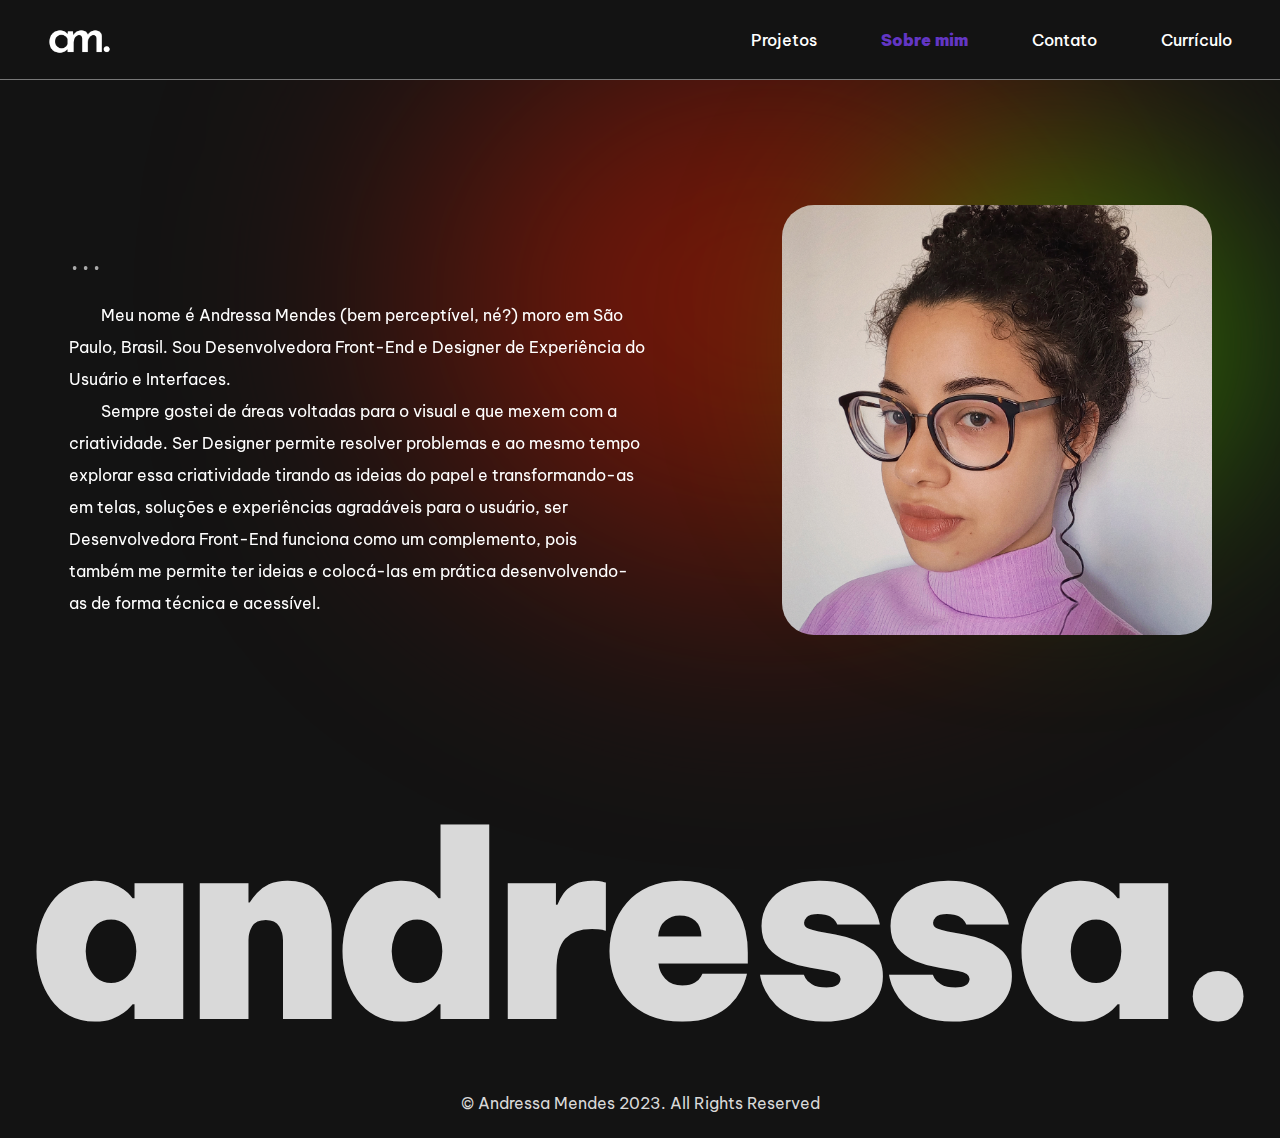
<file: aboutme.html>
<!DOCTYPE html>
<html lang="pt-BR">
<head>
    <meta charset="UTF-8">
    <meta http-equiv="X-UA-Compatible" content="IE=edge">
    <meta name="viewport" content="width=device-width, initial-scale=1.0">
    <link rel="shortcut icon" href="media/personal-brand.png" type="image/x-icon">
    <link rel="stylesheet" href="https://fonts.googleapis.com/css2?family=Material+Symbols+Outlined:opsz,wght,FILL,GRAD@20..48,100..700,0..1,-50..200"/>
    <link href="https://unpkg.com/aos@2.3.1/dist/aos.css" rel="stylesheet">
    <link rel="stylesheet" href="about-style/style.css">
    <title>Sobre mim | Andressa Mendes</title>
</head>
<body>
    <header>
        <nav id="nav">
            <a href="../../index.html"><img src="media/personal-brand.png" alt="Logo Andressa Mendes"></a>
            <ul id="menu">
                <li><a href="index.html">Projetos</a></li>
                <li><a id="auto" href="#">Sobre mim</a></li>
                <li><a href="contact.html">Contato</a></li>
                <li><a href="media/currículo.pdf" target="_blank" rel="external">Currículo</a></li>
            </ul>
            <button id="btn-mobile">
                <span id="burguer-icon"></span>
            </button>
        </nav>
    </header>
    <main>
        <div class="shadow shadow--one"></div>
        <div class="shadow shadow--two"></div>
        <section class="section-container">
            <article class="about-article">
                <h1 data-aos="fade-right" data-aos-duration="1000" data-aos-easing="cubic-bezier(0, 0, 0.2, 1)" data-aos-delay="120">...</h1>
                <p data-aos="fade-right" data-aos-duration="1000" data-aos-easing="cubic-bezier(0, 0, 0.2, 1)" data-aos-delay="120">Meu nome é Andressa Mendes (bem perceptível, né?) moro em São Paulo, Brasil. Sou Desenvolvedora Front-End e Designer de Experiência do Usuário e Interfaces.</p>
                <p data-aos="fade-right" data-aos-duration="1000" data-aos-easing="cubic-bezier(0, 0, 0.2, 1)" data-aos-delay="120">Sempre gostei de áreas voltadas para o visual e que mexem com a criatividade. Ser Designer permite resolver problemas e ao mesmo tempo explorar essa criatividade tirando as ideias do papel e transformando-as em telas, soluções e  experiências agradáveis para o usuário, ser Desenvolvedora Front-End funciona como um complemento, pois também me permite ter ideias e colocá-las em prática desenvolvendo-as de forma técnica e acessível.</p>
            </article>
            <article class="image-article">
                <img data-aos="fade-right" data-aos-duration="1000" data-aos-easing="cubic-bezier(0, 0, 0.2, 1)" data-aos-delay="120" src="media/profile-picture.jpg" alt="foto perfil Andressa">
            </article>
        </section>
    </main>
    <footer>
        <h1>andressa.</h1>
        <p>&copy; Andressa Mendes 2023. All Rights Reserved</p>
    </footer>

    <script src="menu-script/script.js"></script>
    <script src="https://unpkg.com/aos@2.3.1/dist/aos.js"></script>
    <script>
        AOS.init()
    </script>
</body>
</html>
</file>
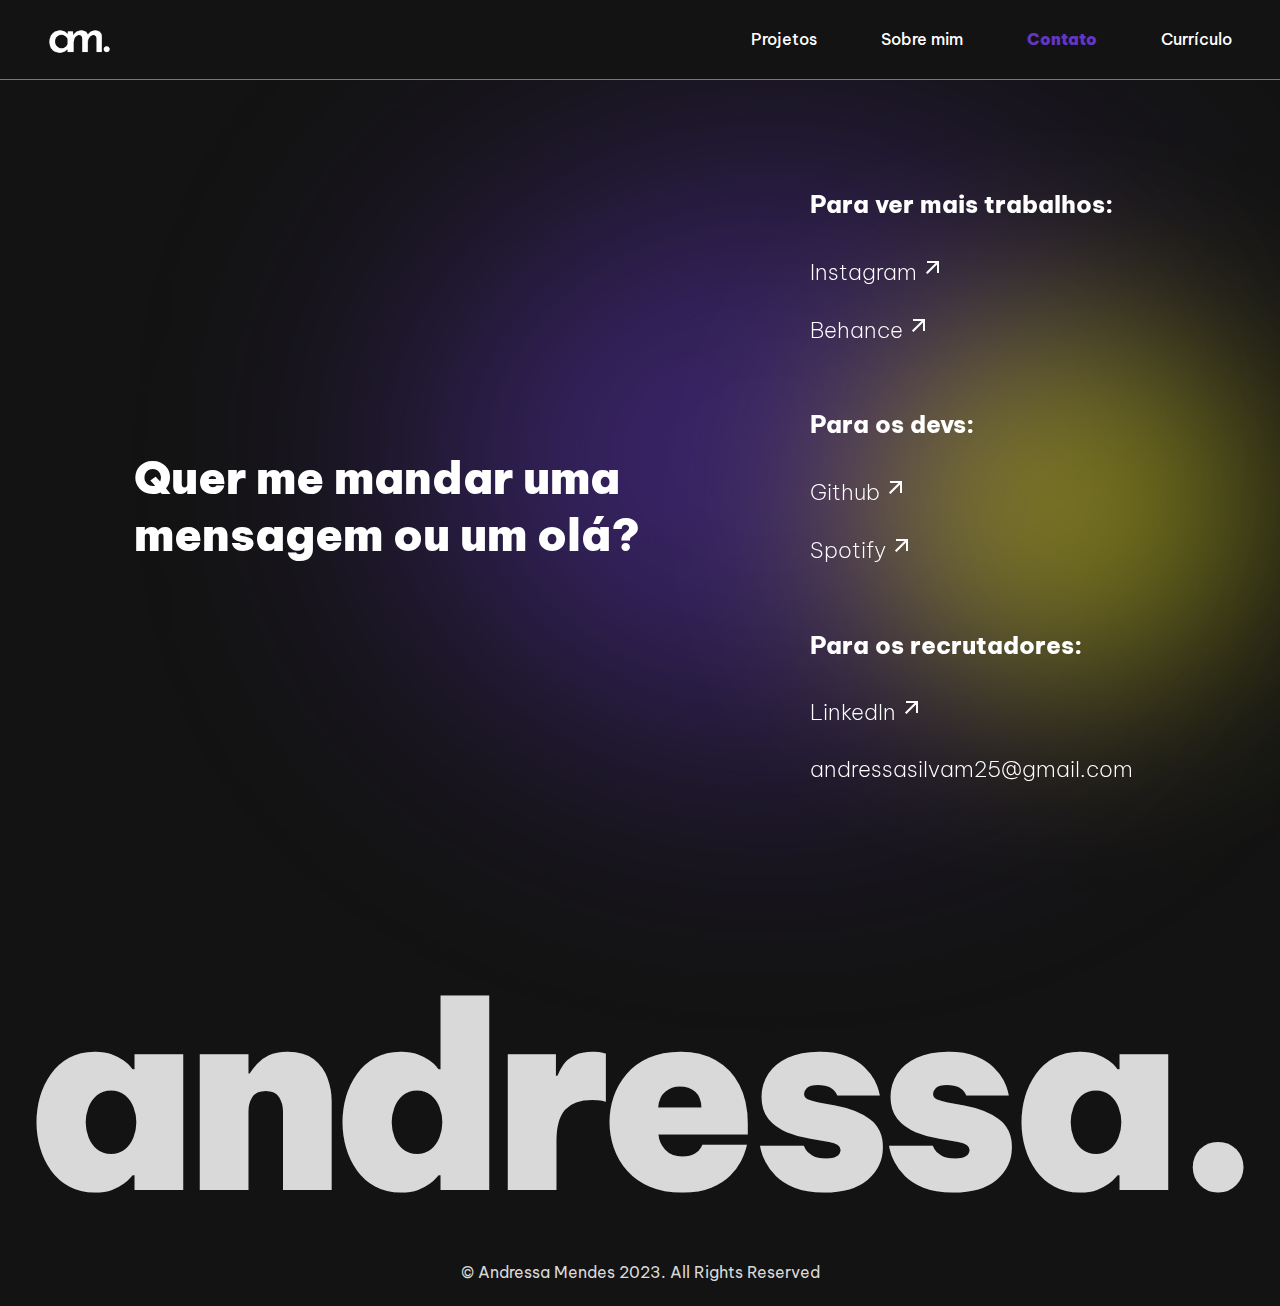
<file: contact.html>
<!DOCTYPE html>
<html lang="pt-BR">
<head>
    <meta charset="UTF-8">
    <meta http-equiv="X-UA-Compatible" content="IE=edge">
    <meta name="viewport" content="width=device-width, initial-scale=1.0">
    <link rel="stylesheet" href="https://fonts.googleapis.com/css2?family=Material+Symbols+Outlined:opsz,wght,FILL,GRAD@20..48,100..700,0..1,-50..200"/>
    <link rel="shortcut icon" href="media/personal-brand.png" type="image/x-icon">
    <link href="https://unpkg.com/aos@2.3.1/dist/aos.css" rel="stylesheet">
    <link rel="stylesheet" href="contact-style/style.css">
    <title>Contato | Andressa Mendes</title>
</head>
<body>
    <header>
        <nav id="nav">
            <a href="../../index.html"><img src="media/personal-brand.png" alt="Logo Andressa Mendes"></a>
            <ul id="menu">
                <li><a href="index.html">Projetos</a></li>
                <li><a href="aboutme.html">Sobre mim</a></li>
                <li><a id="auto" href="#">Contato</a></li>
                <li><a href="media/currículo.pdf" target="_blank" rel="external">Currículo</a></li>
            </ul>
            <button id="btn-mobile">
                <span id="burguer-icon"></span>
            </button>
        </nav>
    </header>
    <main>
        <div class="shadow shadow--one"></div>
        <div class="shadow shadow--two"></div>
        <section class="contact-wrapper" data-aos="fade-right" data-aos-duration="1000" data-aos-easing="cubic-bezier(0, 0, 0.2, 1)" data-aos-delay="120">
            <h3>Quer me mandar uma <br> mensagem ou um olá?</h3>
            <article class="wrapper">
                <div data-aos="fade-right" data-aos-duration="1000" data-aos-easing="cubic-bezier(0, 0, 0.2, 1)" data-aos-delay="120">
                    <p>Para ver mais trabalhos:</p>
                    <ul>
                        <li>
                            <a href="https://www.instagram.com/mendxsui/" target="_blank" rel="external">Instagram</a>
                            <i class="material-symbols-outlined">arrow_outward</i>
                        </li>
                        <li>
                            <a href="https://www.behance.net/Andressamendess" target="_blank" rel="external">Behance</a>
                            <i class="material-symbols-outlined">arrow_outward</i>
                        </li>
                    </ul>
                </div>
                <div data-aos="fade-right" data-aos-duration="1000" data-aos-easing="cubic-bezier(0, 0, 0.2, 1)" data-aos-delay="120">
                    <p>Para os devs:</p>
                    <ul>
                        <li>
                            <a href="https://github.com/AndressaMendess" target="_blank" rel="external">Github</a>
                            <i class="material-symbols-outlined">arrow_outward</i>
                        </li>
                        <li>
                            <a href="https://open.spotify.com/playlist/5lCzE2kG0BHoBbuOJPpHK2" target="_blank" rel="external">Spotify</a>
                            <i class="material-symbols-outlined">arrow_outward</i>
                        </li>
                    </ul>
                </div>
                <div data-aos="fade-right" data-aos-duration="1000" data-aos-easing="cubic-bezier(0, 0, 0.2, 1)" data-aos-delay="120">
                    <p>Para os recrutadores:</p>
                    <ul>
                        <li>
                            <a href="https://www.linkedin.com/in/andressa-mendes-56ba37249/" target="_blank" rel="external">LinkedIn</a>
                            <i class="material-symbols-outlined">arrow_outward</i></li>
                        <li>
                            <a href="mailto:andressasilvam25@gmail.com">andressasilvam25@gmail.com</a>
                        </li>
                    </ul>
                </div>
            </article>
        </section>
    </main>
    <footer>
        <h1>andressa.</h1>
        <p>&copy; Andressa Mendes 2023. All Rights Reserved</p>
    </footer>
    
    <script src="menu-script/script.js"></script>
    <script src="https://unpkg.com/aos@2.3.1/dist/aos.js"></script>
    <script>
        AOS.init()
    </script>
</body>
</html>
</file>
<file: index-style/style.css>
@charset "UTF-8";

@import url('https://fonts.googleapis.com/css2?family=Be+Vietnam+Pro:ital,wght@0,100;0,200;0,300;0,400;0,500;0,600;0,700;0,800;0,900;1,100;1,200;1,300;1,400;1,500;1,600;1,700;1,800;1,900&display=swap');

:root {
    --background: #131313;
    --gray: #d9d9d9;
    --verde_1: #2bb500;
    --verde_2: #73b500;
    --laranja: #d61c00;
    --roxo: #6336c5;
    --amarelo: #d1d401;
    --rosa: #bd0f4f;
    --corpo: 'Be Vietnam Pro', sans-serif;
}

* {
    margin: 0;
    padding: 0;
    box-sizing: border-box;
    list-style-type: none;
    list-style-position: inside;
    text-decoration: none;
    scrollbar-color: #d9d9d9;
    scrollbar-width: 8px;
}

*::-webkit-scrollbar {
    width: 10px;
}

*::-webkit-scrollbar-track {
    background-color: var(--background);
}

*::-webkit-scrollbar-thumb {
    background-color: #d9d9d9;
    border-right: 2px solid var(--background);
    border-radius: 200px;
}

html {
    overflow-x: hidden;
    scroll-behavior: smooth;
}

::selection {
    color: #000;
    background-color: var(--roxo);
}

body {
    background-color: var(--background);
    font-family: var(--corpo);
    color: #fff;
    line-height: 1.8em;
    overflow-x: hidden;
}

/* ---------- Starts Header ---------- */
header {
    min-height: 770px;
    position: relative;
    background-color: var(--gray);
    color: #000;
    display: flex;
    flex-direction: column;
    border: 5px solid var(--background);
    border-radius: 2rem;
}

header .shadow {
    position: absolute;
    border-radius: 50%;
    filter: blur(80px);
}

header .shadow--one {
    width: 550px;
    height: 550px;
    top: 0;
    left: -8rem;
    background-color: var(--roxo);
}

header .shadow--two {
    width: 550px;
    height: 450px;
    top: 12rem;
    left: 15rem;
    background-color: var(--verde_2);
}

nav {
    height: 80px;
    border-radius: 10px 10px 0 0;
    display: flex;
    flex-direction: row;
    justify-content: space-between;
    align-content: center;
    align-items: center;
    padding: 1rem;
    z-index: 1;
    transition: .5s all;
}

nav img {
    width: 95px;
    padding-left: 2rem;
}

nav ul {
    display: flex;
}

nav ul li {
    padding: 0 2rem;
}

nav ul li a {
    color: #000;
    font-weight: 500;
}

nav ul li a:hover {
    font-weight: 900;
    transition: .1s all;
}

nav #btn-mobile {
    display: none;
}

header .header-text {
    min-height: 500px;
    padding: .5rem;
    display: flex;
    flex-direction: column;
    justify-content: center;
}

header .header-text h1 {
    font: 900 20vw var(--corpo);
    letter-spacing: -13px;
    text-align: center;
}

header .header-text h3 {
    font: 400 1.5em var(--corpo);
    margin-left: 3rem;
}
/* ---------- Finishes Header ---------- */

/* ---------- Starts projects ---------- */
.projects-sec {
    width: 100%;
    margin: 4rem auto;
    padding: 1.5rem;
    display: flex;
    flex-wrap: wrap;
}

.projects-sec a {
    color: #fff;
    font: 300 1.5em var(--corpo);
    margin: 3rem auto;
}
    
.projects-container {
    width: 550px;
    margin: 1.3rem auto;
    background-color: transparent;
    border-radius: 10px;
    transition: .2s all;
}

.projects-container:hover {
    transform: scale(0.98);
}

.projects-container img {
    width: 100%;
    border-radius: 1.5rem;
}

legend {
    font: 100 .8em var(--corpo);
}
/* ---------- Finishes projects ---------- */

/* ---------- Starts faq ---------- */
.faq-sec {
    width: 100%;
    margin: 2rem auto;
    padding: 5rem 4rem;
    border-top: 1px solid #fff;
}

.faq-sec article {
    max-width: 1200px;
    display: flex;
    justify-content: space-between;
}

.faq-sec article.skill-wrap {
    align-items: center;
}

.faq-sec h1 {
    font: 200 2.5em var(--corpo);
    margin-bottom: 1rem;
    color: var(--gray);
}

.faq-sec .title-wrap > h3 {
    font: 400 1.8em var(--corpo);
    margin: 3rem 0;
}

.faq-sec .faq {
    max-width: 900px;
    margin: 3rem 0;
    padding-bottom: 1rem;
    border-bottom: 1px solid #fff;
    cursor: pointer;
}

.faq-sec .question {
    display: flex;
    justify-content: space-between;
    align-items: center;
}

.faq-sec .question > h3 {
    font: 100 2em var(--corpo);
}

.faq-sec .faq .question .icon {
    width: 10px;
    height: 2px;
    display: block;
    border-top: 2px solid #fff;
    transition: .2s all;
    transform: rotate(90deg);
}

.faq-sec .faq .question .icon::before {
    width: 10px;
    height: 2px;
    display: block;
    content: '';
    border-top: 2px solid #fff;
    position: relative;
    left: -1px;
    top: -3px;            
    transform: rotate(90deg);
    transition: .2s all;
}

.faq-sec .faq .answer {
    max-height: 0;
    overflow: hidden;
    transition: 1s all;
}

.faq-sec .faq .answer p {
    font-weight: 400;
    line-height: 1.8em;
    padding: 1.5rem 0;
}

.faq-sec .faq.active .answer {
    max-height: 200px;
}

.faq-sec .faq.active .question .icon {
    transform: rotate(315deg);
}

.faq-sec article .lang-wrap ul {
    display: flex;
}

.faq-sec article .lang-wrap ul li {
    padding: 0 1rem;
}

.faq-sec article ul {
    font: 100 2em var(--corpo);
}
/* ---------- Finishes faq ---------- */

/* ---------- Starts footer ---------- */
footer {
    padding: 2.5rem;
    background-color: var(--gray);
    color: #000;
    display: flex;
    flex-direction: column;
    align-items: center;
    text-align: center;
    gap: 3rem;
    border: 5px solid var(--background);
    border-radius: 2rem;
}

footer h2 {
    font: 900 2.2em var(--corpo);
}

footer p {
    font: 400 1.2em var(--corpo);
    margin-bottom: .5rem;
    color: #000;
}

footer a {
    font: 400 1.3em var(--corpo);
    color: #000;
    transition: .3s all;
}

footer a:hover {
    font-weight: 800;
}

footer ul {
    display: flex;
    gap: 5rem;
}

footer ul li {
    padding: 1rem;
}
/* ---------- Finishes footer ---------- */


/* ---------- Starts media queries ---------- */
@media screen and (max-width: 1200px) {
.projects-sec .projects-container {
    width: 100%;
    height: auto;
}
}

@media screen and (max-width: 768px) {
/* ---------- Starts header ---------- */
header nav #menu {
    display: block;
    width: 100%;
    height: 0;
    position: absolute;
    top: 80px;
    left: 0;
    background-color: #d9d9d9;
    transition: .6s all;
    visibility: hidden;
    overflow-y: hidden;
    z-index: 9999;
}

header #nav.active #menu {
    width: 100%;
    height: calc(100vh - 70px);
    visibility: visible;
    padding: 0 2rem;
}

header #menu li {
    text-align: right;
    font-size: 2.2em;
    padding: 1.5rem 0;
}

header #btn-mobile {
    display: block;
    padding: 1rem;
    background: none;
    border: none;
    cursor: pointer;
    margin-bottom: .5rem;
}

header #btn-mobile #burguer-icon {
    width: 30px;
    height: 2px;
    display: block;
    border-top: 2px solid;
    color: #000;
    transition: .1s all;
}

header #btn-mobile #burguer-icon::after {
    width: 30px;
    height: 2px;
    display: block;
    content: '';
    background: currentColor;
    margin-top: 10px;
    position: relative;
}

header #nav.active #burguer-icon {
    transform: rotate(45deg);
}

header #nav.active #burguer-icon::after {
    transform: rotate(90deg);
    top: -12px;
}

nav img {
    width: 65px;
    padding-left: .5rem;
}

header .header-text h1 {
    letter-spacing: -6px;
}

header .header-text h3 {
    font-size: 1.2em;
    margin-left: 1rem;
}
/* ---------- Finishes header ---------- */

.faq-sec {
    padding: 5rem 1rem;
}

.faq-sec article {
    flex-direction: column;
}

.faq-sec article.skill-wrap {
    align-items: flex-start;
}

.faq-sec article .lang-wrap ul {
    flex-direction: column;
    gap: 5rem;
}

/* ---------- Starts footer ---------- */
footer {
    flex-direction: column;
    text-align: center;
    padding: 2rem;
}

footer h2 {
    font-size: 1.8em;
}

footer ul {
    flex-direction: column;
    gap: 0;
}
/* ---------- Finishes footer ---------- */
}
</file>
<file: projects/budget-buddy/style/style.css>
@charset "UTF-8";

@import url('https://fonts.googleapis.com/css2?family=Be+Vietnam+Pro:ital,wght@0,100;0,200;0,300;0,400;0,500;0,600;0,700;0,800;0,900;1,100;1,200;1,300;1,400;1,500;1,600;1,700;1,800;1,900&display=swap');

:root {
    --verde: #2bb500;
    --laranja: #d61c00;
    --roxo: #6336c5;
    --amarelo: #d1d401;
    --rosa: #bd0f4f;
    --cinza: #d9d9d9;
    --background: #131313;
    --azul-projeto: #A7C6DA;
    --verde-projeto: #ABCC10;
    --corpo: 'Be Vietnam Pro', 'Segoe UI', system-ui, sans-serif;
}

* {
    margin: 0;
    padding: 0;
    box-sizing: border-box;
    list-style-type: none;
    list-style-position: inside;
    text-decoration: none;
    scrollbar-width: 10px;
    scrollbar-color: #000;
}

*::-webkit-scrollbar {
    width: 10px;
}

*::-webkit-scrollbar-track {
    background-color: var(--cinza);
}

*::-webkit-scrollbar-thumb {
    background-color: #000;
    border-right: 2px solid var(--cinza);
    border-radius: 200px;
}

::selection {
    color: #000;
    background-color: var(--verde-projeto);
}

html {
    overflow-x: hidden;
}

body {
    background-color: var(--cinza);
    font-family: var(--corpo);
    color: #000;
    line-height: 1.8em;
    overflow-x: hidden;
    scroll-behavior: smooth;
}

/* ---------- Starts header ---------- */
header {
    width: 100%;
    height: 760px;
    background: var(--cinza) url(../media/header.png) no-repeat center center fixed;
    background-size: cover;
}

header > a {
    width: 90px;
    margin: 3rem;
    color: #fff;
    display: flex;
    align-items: center;
    transition: .1s all;
}

header > a i {
    padding-right: .5rem;
}

header > a:hover {
    font-weight: 900;
}

header .text-wrapper {
    max-width: 750px;
    min-height: 500px;
    margin: 0 3rem;
    display: flex;
    flex-direction: column;
    justify-content: center;
}

header .text-wrapper h1 {
    font: 900 4em var(--corpo);
    color: #fff;
}

header .text-wrapper h3 {
    font: 200 3em var(--corpo);
    color: #fff;
}

nav {
    height: 80px;
    display: flex;
    flex-direction: row;
    justify-content: space-between;
    align-content: center;
    align-items: center;
    padding: 1rem;
    border-bottom: 1px solid #00000091;
    transition: .5s all;
}

nav > a {
    height: 60px;
}

nav:hover {
    background-color: var(--cinza);
}

nav img {
    width: 95px;
    padding-left: 2rem;
}

nav ul {
    display: flex;
}

nav ul li {
    padding: 0 2rem;
}

nav ul li a {
    color: #000;
    font-weight: 500;
}

nav a:hover {
    font-weight: 900;
    transition: .1s all;
}

nav #btn-mobile {
    display: none;
}
/* ---------- Finishes header ---------- */

/* ---------- Starts project-description ---------- */
section p {
    max-width: 700px;
    font: 300 1.3em var(--corpo);
    line-height: 1.8em;
    margin: 2.5rem 0;
}

.project__description {
    max-width: 1200px;
    height: auto;
    margin: 2rem auto;
    padding: 1.5rem;
    display: flex;
    flex-direction: column;
    align-content: center;
}

.project__description .description__info {
    margin: 2rem 0;
    display: flex;
    justify-content: space-evenly;
}

.project__description .description__info img {
    width: 40%;
    height: auto;
    border-radius: 10px;
    object-fit: cover;
}

.project__description .description__info .info__desc {
    width: 50%;
}

.description__info .info__desc ul li {
    padding: 1rem 0;
    border-bottom: solid 1px #000;
}

.description__info .info__desc ul li a {
    color: #000;
    font-weight: 600;
    transition: .2s all;
}

.description__info .info__desc ul li a:hover {
    font-weight: 900;
}
/* ---------- Finishes project-description ---------- */

/* ---------- Starts project-info ---------- */
.project__info {
    width: 100%;
    height: auto;
    margin: 0 auto;
    position: relative;
    background-color: var(--cinza);
    padding: 1.5rem calc((100% - 1200px) / 2);
}

.bg--invert {
    top: -5rem;
    background-color: var(--background);
    color: #fff;
    border-radius: 0 0 5rem 5rem;
}

.project__info .project__quote {
    max-width: 700px;
    margin: 2rem auto;
    padding: 1rem;
    text-align: center;
}

.project__info .project__quote p {
    background-color: #cfcfcf;
    border-radius: 10px;
    padding: 1rem;
}

.project__info h1 {
    font: 800 2em var(--corpo);
}

.project__info article {
    margin: 10rem auto;
    padding: 0 1.5rem;
}
/* ---------- Finishes project-info ---------- */

/* ---------- starts project-photos ---------- */
.project__photos {
    max-width: 1100px;
    height: auto;
    margin: 2.5rem auto;
    display: flex;
    flex-direction: column;
    justify-content: center;
    gap: 1rem;
}

.project__photos img {
    width: 100%;
    border-radius: 1rem;
}

.photo--extended img {
    width: 100vw;
    align-self: center;
}

.project__info .project__card {
    display: flex;
    justify-content: space-around;
    align-items: center;
    flex: 1 1 0;
}

.project__card h3 {
    font: 800 2em var(--corpo);
    color: var(--verde-projeto);
}

.bg--blue {
    background-color: var(--azul-projeto);
    color: #000;
    border-radius: 5rem;
}

.bg--blue .desc {
    padding-top: 5rem;
}

.photo--card video {
    width: 90%;
}
/* ---------- Finishes project-photos ---------- */


/* ---------- Starts next-project ---------- */
.next__project {
    background-color: var(--cinza);
    height: 450px;
    display: flex;
    justify-content: space-between;
    padding: 8rem calc((100% - 1150px) / 2);

}

.next__project a {
    font: 400 4.5em var(--corpo);
    color: #000;
    display: flex;
    align-items: center;
    transition: .3s all;
}

.next__project a i {
    font-size: 1em;
}

.next__project a:hover {
    font-weight: 900;
}
/* ---------- Finishes next-project ---------- */


/* ---------- Starts footer ---------- */
footer {
    padding: 3rem;
    background-color: var(--background);
    color: #fff;
    display: flex;
    flex-direction: column;
    align-items: center;
    text-align: center;
    gap: 3rem;
    border: 5px solid var(--cinza);
    border-radius: 2rem;
}

footer h2 {
    font: 900 2.2em var(--corpo);
}

footer p {
    font: 400 1.2em var(--corpo);
    margin-bottom: .5rem;
    color: #fff;
}

footer a {
    font: 600 1.3em var(--corpo);
    color: #fff;
    transition: .5s all;
}

footer a:hover {
    font-weight: 800;
}

footer ul {
    display: flex;
    gap: 5rem;
}

footer ul li {
    padding: 1rem;
}

footer ul li a {
    font-weight: 400;
}
/* ---------- Finishes footer ---------- */


@media screen and (max-width: 768px) {
/* ---------- Starts header ---------- */
header nav #menu {
    display: block;
    width: 100%;
    height: 0;
    position: absolute;
    top: 80px;
    left: 0;
    background-color: var(--cinza);
    transition: .6s all;
    visibility: hidden;
    overflow-y: hidden;
    z-index: 1;
}
    
nav img {
    width: 65px;
    padding-left: .5rem;
}

header #nav.active #menu {
    width: 100%;
    height: calc(100vh - 70px);
    visibility: visible;
    padding: 0 2rem;
}

nav #menu li {
    text-align: right;
    font-size: 2.2em;
    padding: 1.5rem 0;
}

nav #btn-mobile {
    display: block;
    padding: 1rem;
    background: none;
    border: none;
    cursor: pointer;
    margin-bottom: .5rem;
}

nav #btn-mobile #burguer-icon {
    width: 30px;
    height: 2px;
    display: block;
    border-top: 2px solid;
    color: #000;
    transition: .1s all;
}

nav #btn-mobile #burguer-icon::after {
    width: 30px;
    height: 2px;
    color: #000;
    display: block;
    content: '';
    background: currentColor;
    margin-top: 10px;
    position: relative;
}

header #nav.active #burguer-icon {
    color: #000;
    transform: rotate(45deg);
}

header #nav.active #burguer-icon::after {
    color: #000;
    transform: rotate(90deg);
    top: -12px;
}

header .text-wrapper h1 {
    font-size: 3em;
}

header .text-wrapper h3 {
    font-size: 2em;
}
/* ---------- Finishes header ---------- */

/* ---------- Starts projects ---------- */
.project__description .description__info {
    flex-direction: column;
}

.project__description .description__info img {
    width: auto;
}

.project__description .description__info .info__desc {
    width: 100%;
}

.project__card {
    flex-direction: column;
}

.photo--card video {
    margin: 0 auto;
}

.next__project {
    flex-direction: column;
    align-items: center;
    gap: 6rem;
}

.next__project a {
    font-size: 3.5em;
}
/* ---------- Finishes projects ---------- */

/* ---------- Starts footer ---------- */
footer {
    flex-direction: column;
    text-align: center;
    padding: 2rem;
}

footer h2 {
    font-size: 1.8em;
}

footer ul {
    flex-direction: column;
    gap: 0;
}
/* ---------- Finishes footer ---------- */
}
</file>
<file: projects/rockgo/style/style.css>
@charset "UTF-8";

@import url('https://fonts.googleapis.com/css2?family=Be+Vietnam+Pro:ital,wght@0,100;0,200;0,300;0,400;0,500;0,600;0,700;0,800;0,900;1,100;1,200;1,300;1,400;1,500;1,600;1,700;1,800;1,900&display=swap');

:root {
    --verde: #2bb500;
    --laranja: #d61c00;
    --roxo: #6336c5;
    --amarelo: #d1d401;
    --rosa: #bd0f4f;
    --cinza: #d9d9d9;
    --background: #131313;
    --corpo: 'Be Vietnam Pro', sans-serif;
}

* {
    margin: 0;
    padding: 0;
    box-sizing: border-box;
    list-style-type: none;
    list-style-position: inside;
    text-decoration: none;
    scrollbar-width: 10px;
    scrollbar-color: #000;
}

*::-webkit-scrollbar {
    width: 10px;
}

*::-webkit-scrollbar-track {
    background-color: var(--cinza);
}

*::-webkit-scrollbar-thumb {
    background-color: #000;
    border-right: 2px solid var(--cinza);
    border-radius: 200px;
}

::selection {
    color: #000;
    background-color: var(--roxo);
}

html {
    overflow-x: hidden;
}

body {
    background-color: var(--cinza);
    font-family: var(--corpo);
    color: #000;
    line-height: 1.8em;
    overflow-x: hidden;
    scroll-behavior: smooth;
}

/* ---------- Starts header ---------- */
header {
    width: 100%;
    height: 760px;
    background: var(--cinza) url(../media/rockgo-header.png) no-repeat center center fixed;
    background-size: cover;
}

header > a {
    width: 90px;
    margin: 3rem;
    color: #fff;
    display: flex;
    align-items: center;
    transition: .1s all;
}

header > a i {
    padding-right: .5rem;
}

header > a:hover {
    font-weight: 900;
}

header .text-wrapper {
    max-width: 750px;
    min-height: 500px;
    margin: 0 3rem;
    display: flex;
    flex-direction: column;
    justify-content: center;
}

header .text-wrapper h1 {
    font: 900 4em var(--corpo);
    color: #fff;
}

header .text-wrapper h3 {
    font: 200 3em var(--corpo);
    color: #fff;
}

nav {
    height: 80px;
    display: flex;
    flex-direction: row;
    justify-content: space-between;
    align-content: center;
    align-items: center;
    padding: 1rem;
    border-bottom: 1px solid #00000091;
    transition: .5s all;
}

nav > a {
    height: 60px;
}

nav:hover {
    background-color: var(--cinza);
}

nav img {
    width: 95px;
    padding-left: 2rem;
}

nav ul {
    display: flex;
}

nav ul li {
    padding: 0 2rem;
}

nav ul li a {
    color: #000;
    font-weight: 500;
}

nav a:hover {
    font-weight: 900;
    transition: .1s all;
}

nav #btn-mobile {
    display: none;
}
/* ---------- Finishes header ---------- */

/* ---------- Starts project-description ---------- */
section p {
    max-width: 700px;
    font: 300 1.3em var(--corpo);
    line-height: 1.8em;
    margin: 2.5rem 0;
}

.project__description {
    max-width: 1200px;
    height: auto;
    margin: 2rem auto;
    padding: 1.5rem;
    display: flex;
    flex-direction: column;
    align-content: center;
}

.project__description .description__info {
    margin: 2rem 0;
    display: flex;
    justify-content: space-evenly;
}

.project__description .description__info img {
    width: 40%;
    height: auto;
    border-radius: 10px;
    object-fit: cover;
}

.project__description .description__info .info__desc {
    width: 50%;
}

.description__info .info__desc ul li {
    padding: 1rem 0;
    border-bottom: solid 1px #000;
}

.description__info .info__desc ul li a {
    color: #000;
    font-weight: 600;
    transition: .2s all;
}

.description__info .info__desc ul li a:hover {
    font-weight: 900;
}
/* ---------- Finishes project-description ---------- */

/* ---------- Starts project-info ---------- */
.project__info {
    max-width: 1200px;
    height: auto;
    margin: 2rem auto;
    padding: 1.5rem;
}

.project__info ul {
    max-width: 700px;
    font: 300 1.3em var(--corpo);
    line-height: 1.8em;
}

.project__info ul li {
    list-style-type: disc;
}

.project__info article {
    margin: 10rem 0;
}

.project__info h1 {
    font: 800 2em var(--corpo);
}

.project__info .project__quote {
    max-width: 700px;
    margin: 2rem auto;
    padding: 1rem;
    text-align: center;
}

.project__info .project__quote p {
    background-color: #cfcfcf;
    border-radius: 10px;
    padding: 1rem;
}

.project__info a.project__slide {
    font: 300 1.3em var(--corpo);
    color: #000;
    transition: .3s all;
}

.project__info a.project__slide:hover {
    font-weight: 800;
}

.project__info .project__card {
    display: flex;
    justify-content: space-around;
    align-items: center;
}

.project__card h3 {
    font: 800 2em var(--corpo);
    color: var(--roxo);
    margin-bottom: 1rem;
}
/* ---------- Finishes project-info ---------- */

/* ---------- Starts project-photo ---------- */
.project__photos {
    max-width: 1100px;
    height: auto;
    margin: 2.5rem auto;
    display: flex;
    justify-content: center;
    gap: .8rem;
}

.project__photos img {
    width: 100%;
    border-radius: 10px;
}

.photo--half img {
    width: 50%;
}

#cards img {
    width: 40%;
}

.photo--extended img {
    width: 100vw;
}

.photo--card video {
    max-width: 1100px;
    width: 100%;
    border-radius: 10px;
}
/* ---------- Finishes project-photo ---------- */

/* ---------- Starts next-projects ---------- */
.next__project {
    max-width: 1150px;
    height: auto;
    margin: 8rem auto;
    display: flex;
    justify-content: space-between;
}

.next__project a {
    font: 400 4.5em var(--corpo);
    color: #000;
    display: flex;
    align-items: center;
    transition: .3s all;
}

.next__project a i {
    font-size: 1em;
}

.next__project a:hover {
    font-weight: 900;
}
/* ---------- Finishes next-projects ---------- */

/* ---------- Starts footer ---------- */
footer {
    padding: 3rem;
    background-color: var(--background);
    color: #fff;
    display: flex;
    flex-direction: column;
    align-items: center;
    text-align: center;
    gap: 3rem;
    border: 5px solid var(--cinza);
    border-radius: 2rem;
}

footer h2 {
    font: 900 2.2em var(--corpo);
}

footer p {
    font: 400 1.2em var(--corpo);
    margin-bottom: .5rem;
    color: #fff;
}

footer a {
    font: 600 1.3em var(--corpo);
    color: #fff;
    transition: .5s all;
}

footer a:hover {
    font-weight: 800;
}

footer ul {
    display: flex;
    gap: 5rem;
}

footer ul li {
    padding: 1rem;
}

footer ul li a {
    font-weight: 400;
}
/* ---------- Finishes footer ---------- */


@media screen and (max-width: 768px) {
/* ---------- Starts header ---------- */
header nav #menu {
    display: block;
    width: 100%;
    height: 0;
    position: absolute;
    top: 80px;
    left: 0;
    background-color: var(--cinza);
    transition: .6s all;
    visibility: hidden;
    overflow-y: hidden;
    z-index: 1;
}
    
nav img {
    width: 65px;
    padding-left: .5rem;
}

header #nav.active #menu {
    width: 100%;
    height: calc(100vh - 70px);
    visibility: visible;
    padding: 0 2rem;
}

nav #menu li {
    text-align: right;
    font-size: 2.2em;
    padding: 1.5rem 0;
}

nav #btn-mobile {
    display: block;
    padding: 1rem;
    background: none;
    border: none;
    cursor: pointer;
    margin-bottom: .5rem;
}

nav #btn-mobile #burguer-icon {
    width: 30px;
    height: 2px;
    display: block;
    border-top: 2px solid;
    color: #000;
    transition: .1s all;
}

nav #btn-mobile #burguer-icon::after {
    width: 30px;
    height: 2px;
    color: #000;
    display: block;
    content: '';
    background: currentColor;
    margin-top: 10px;
    position: relative;
}

header #nav.active #burguer-icon {
    transform: rotate(45deg);
}

header #nav.active #burguer-icon::after {
    transform: rotate(90deg);
    top: -12px;
}

header .text-wrapper h1 {
    font-size: 3em;
}

header .text-wrapper h3 {
    font-size: 2em;
}
/* ---------- Finishes header ---------- */

/* ---------- Starts projects ---------- */
.project__description .description__info {
    flex-direction: column;
}

.project__description .description__info img {
    width: auto;
}

.project__description .description__info .info__desc {
    width: 100%;
}

.project__card {
    flex-direction: column;
}

.photo--card img {
    width: 100%;
}

.project__photos {
    flex-wrap: wrap;
}

.photo--half img, #cards img {
    width: 100%;
}

.next__project {
    flex-direction: column;
    align-items: center;
    gap: 6rem;
}

.next__project a {
    font-size: 3.5em;
}
/* ---------- Finishes projects ---------- */

/* ---------- Starts footer ---------- */
footer {
    flex-direction: column;
    text-align: center;
    padding: 2rem;
}

footer h2 {
    font-size: 1.8em;
}

footer ul {
    flex-direction: column;
    gap: 0;
}
/* ---------- Finishes footer ---------- */
}
</file>
<file: about-style/style.css>
@charset "UTF-8 ";

@import url('https://fonts.googleapis.com/css2?family=Be+Vietnam+Pro:ital,wght@0,100;0,200;0,300;0,400;0,500;0,600;0,700;0,800;0,900;1,100;1,200;1,300;1,400;1,500;1,600;1,700;1,800;1,900&display=swap');

:root {
    --background: #131313;
    --verde: #2bb500;
    --laranja: #d61c00;
    --roxo: #6336c5;
    --amarelo: #d1d401;
    --rosa: #bd0f4f;
    --corpo: 'Be Vietnam Pro', sans-serif;
}

* {
    margin: 0;
    padding: 0;
    box-sizing: border-box;
    list-style-type: none;
    list-style-position: inside;
    text-decoration: none;
    scrollbar-color: #d9d9d9;
    scrollbar-width: 10px;
}

*::-webkit-scrollbar {
    width: 10px;
}

*::-webkit-scrollbar-track {
    background-color: var(--background);
}

*::-webkit-scrollbar-thumb {
    background-color: #d9d9d9;
    border-right: 2px solid var(--background);
    border-radius: 200px;
}

::selection {
    color: #000;
    background-color: var(--roxo);
}

html {
    overflow-x: hidden;
}

body {
    background-color: var(--background);
    font-family: var(--corpo), sans-serif;
    color: #fff;
    line-height: 2em;
    overflow-x: hidden;
    scroll-behavior: smooth;
}

/* ---------- Starts header ---------- */
header {
    height: auto;
}

nav {
    display: flex;
    flex-direction: row;
    justify-content: space-between;
    align-content: center;
    align-items: center;
    padding: 1rem;
    height: 80px;
    border-bottom: 1px solid #ffffff6e;
    transition: .1s;
}

nav:hover {
    background-color: var(--background);
}

nav > a {
    height: 60px;
}

nav img {
    width: 95px;
    padding-left: 2rem;
}

nav ul {
    display: flex;
}

nav ul li {
    padding: 0 2rem;
}

nav ul li a {
    font-weight: 500;
    color: #fff;
}

nav ul li #auto {
    font-weight: 900;
    color: var(--roxo);
}

nav a:hover {
    transition: .1s all;
    font-weight: 900;
}

nav #btn-mobile {
    display: none;
}
/* ---------- Finishes header ---------- */

/* ---------- Starts about-section ---------- */
.shadow {
    position: absolute;
    z-index: -2;
    border-radius: 50%;
    opacity: .5;
    filter: blur(140px);
}

.shadow--one {
    width: 700px;
    height: 560px;
    top: 1rem;
    right: 10rem;
    background: var(--laranja);
}

.shadow--two {
    width: 410px;
    height: 370px;
    top: 10rem;
    right: 1rem;
    background: var(--verde);
    filter: blur(98px);
}

section {
    width: 100%;
    display: flex;
    justify-content: space-between;
}

section > article {
    max-width: 1200px;
    min-height: 680px;
    margin: auto;
    display: flex;
    flex-direction: column;
    align-content: space-between;
    justify-content: center;
}

.about-article {
    width: 50%;
    padding: 2rem;
}

.about-article h1 {
    font: 100 3em var(--corpo);
    margin-bottom: 1rem;
    color: #aaa;
}

.about-article p {
    text-indent: 2em;
}
/* ---------- Finishes about-section ---------- */

/* ---------- Starts image-section ---------- */
.image-article {
    padding: 2rem;
}

.image-article img {
    width: 430px;
    height: 430px;
    object-fit: cover;
    border-radius: 2rem;
}
/* ---------- Finishes image-section ---------- */

/* ---------- Starts footer ---------- */
footer {
    text-align: center;
    color: #d9d9d9;
    margin-bottom: 1rem;
    padding: .2rem;
}

footer h1 {
    font: 900 20vw var(--corpo);
    letter-spacing: -10px;
    transition: .5s all;
}

footer h1:hover {
    color: #fff;
}
/* ---------- Finishes footer ---------- */


/* ---------- Starts media queries ---------- */

@media screen and (max-width: 768px) {
    
/* ---------- Starts header ---------- */
header nav #menu {
    display: block;
    width: 100%;
    height: 0;
    position: absolute;
    top: 80px;
    left: 0;
    background-color: var(--background);
    transition: .6s all;
    visibility: hidden;
    overflow-y: hidden;
    z-index: 9999;
}

header #nav.active #menu {
    width: 100%;
    height: calc(100vh - 70px);
    visibility: visible;
    padding: 0 2rem;
}

nav #menu li {
    text-align: right;
    font-size: 2.2em;
    padding: 1.5rem 0;
}

nav #btn-mobile {
    display: block;
    padding: 1rem;
    background: none;
    border: none;
    cursor: pointer;
    margin-bottom: .5rem;
}

nav #btn-mobile #burguer-icon {
    width: 30px;
    height: 2px;
    display: block;
    border-top: 2px solid;
    color: #fff;
    transition: .1s all;
}

nav #btn-mobile #burguer-icon::after {
    width: 30px;
    height: 2px;
    display: block;
    content: '';
    background: currentColor;
    margin-top: 10px;
    position: relative;
}

header #nav.active #burguer-icon {
    transform: rotate(45deg);
}

header #nav.active #burguer-icon::after {
    transform: rotate(90deg);
    top: -12px;
}

nav img {
    width: 65px;
    padding-left: .5rem;
}
/* ---------- Finishes header ---------- */

/* ---------- Starts sections ---------- */
section {
    flex-direction: column-reverse;
}

.about-article, .image-article {
    width: 100%;
}

.image-article img {
    width: 80vw;
}
/* ---------- Finishes sections ---------- */

/* ---------- Starts footer ---------- */
footer {
    margin: 0;
}
footer h1 {
    letter-spacing: -5px;
}
/* ---------- Finishes footer ---------- */
}
</file>
<file: contact-style/style.css>
@charset "UTF-8";

@import url('https://fonts.googleapis.com/css2?family=Be+Vietnam+Pro:ital,wght@0,100;0,200;0,300;0,400;0,500;0,600;0,700;0,800;0,900;1,100;1,200;1,300;1,400;1,500;1,600;1,700;1,800;1,900&display=swap');

:root {
    --background: #131313;
    --verde: #2bb500;
    --laranja: #d61c00;
    --roxo: #6336c5;
    --amarelo: #d1d401;
    --rosa: #bd0f4f;
    --corpo: 'Be Vietnam Pro', sans-serif;
}

* {
    margin: 0;
    padding: 0;
    box-sizing: border-box;
    list-style-type: none;
    list-style-position: inside;
    text-decoration: none;
    scrollbar-width: 10px;
    scrollbar-color: #d9d9d9;
}

*::-webkit-scrollbar {
    width: 10px;
}

*::-webkit-scrollbar-track {
    background-color: var(--background);
}

*::-webkit-scrollbar-thumb {
    background-color: #d9d9d9;
    border-right: 2px solid var(--background);
    border-radius: 200px;
}

::selection {
    color: #000;
    background-color: var(--roxo);
}

html {
    overflow-x: hidden;
}

body {
    background-color: var(--background);
    font-family: var(--corpo), sans-serif;
    color: #fff;
    line-height: 1.8em;
    overflow-x: hidden;
    scroll-behavior: smooth;
}

main {
    position: relative;
}

/* ---------- Starts header ---------- */
header {
    height: auto;
}

nav {
    height: 80px;
    padding: 1rem;
    display: flex;
    flex-direction: row;
    justify-content: space-between;
    align-content: center;
    align-items: center;
    border-bottom: 1px solid #ffffff6e;
    transition: .1s;
}

nav:hover {
    background-color: var(--background);
}

nav > a {
    height: 60px;;
}

nav img {
    width: 95px;
    padding-left: 2rem;
}

nav ul {
    display: flex;
}

nav ul li {
    padding: 0 2rem;
}

nav ul li a {
    font-weight: 500;
    color: #fff;
}

nav ul li #auto {
    font-weight: 900;
    color: var(--roxo);
}

nav a:hover {
    font-weight: 900;
    transition: .1s all;
}

nav #btn-mobile {
    display: none;
}
/* ---------- Finishes header ---------- */

/* ---------- Starts section ---------- */
.shadow {
    position: absolute;
    z-index: -2;
    border-radius: 50%;
    opacity: .5;
    filter: blur(140px);
}

.shadow--one {
    width: 700px;
    height: 560px;
    top: 1rem;
    right: 10rem;
    background: var(--roxo);
}

.shadow--two {
    width: 410px;
    height: 370px;
    top: 10rem;
    right: 1rem;
    background: var(--amarelo);
    filter: blur(98px);
}

.contact-wrapper {
    max-width: 1200px;
    min-height: 500px;
    margin: 5rem auto;
    padding: 1rem;
    display: flex;
    justify-content: space-around;
    align-items: center;
}

.contact-wrapper h3 {
    font: 900 2.8em var(--corpo);
}

.contact-wrapper div {
    padding: .8rem;
}

.contact-wrapper div p {
    font: 800 1.5em var(--corpo);
}

.contact-wrapper div ul {
    margin: 1.5rem 0;
}

.contact-wrapper div ul li {
    padding: .8rem 0;
}

.contact-wrapper div a {
    color: #fff;
    font: 200 1.4em var(--corpo);
    transition: .3s all;
}

.contact-wrapper div a:hover {
    font-weight: 600;
}
/* ---------- Finishes section ---------- */

/* ---------- Starts footer ---------- */
footer {
    text-align: center;
    color: #d9d9d9;
    margin-bottom: 1rem;
    padding: .2rem;
}

footer h1 {
    font: 900 20vw var(--corpo);
    letter-spacing: -10px;
    transition: .3s all;
}

footer h1:hover {
    color: #fff;
}
/* ---------- Finishes footer ---------- */


@media screen and (max-width: 768px) {

/* ---------- Starts header ---------- */
header nav #menu {
    display: block;
    width: 100%;
    height: 0;
    position: absolute;
    top: 80px;
    left: 0;
    background-color: var(--background);
    transition: .6s all;
    visibility: hidden;
    overflow-y: hidden;
    z-index: 1;
}

nav img {
    width: 65px;
    padding-left: .5rem;
}

header #nav.active #menu {
    width: 100%;
    height: calc(100vh - 70px);
    visibility: visible;
    padding: 0 2rem;
}

nav #menu li {
    text-align: right;
    font-size: 2.2em;
    padding: 1.5rem 0;
}

nav #btn-mobile {
    display: block;
    padding: 1rem;
    background: none;
    border: none;
    cursor: pointer;
    margin-bottom: .5rem;
}

nav #btn-mobile #burguer-icon {
    width: 30px;
    height: 2px;
    display: block;
    border-top: 2px solid;
    color: #fff;
    transition: .1s all;
}

nav #btn-mobile #burguer-icon::after {
    width: 30px;
    height: 2px;
    display: block;
    content: '';
    background: currentColor;
    margin-top: 10px;
    position: relative;
}

header #nav.active #burguer-icon {
    transform: rotate(45deg);
}

header #nav.active #burguer-icon::after {
    transform: rotate(90deg);
    top: -12px;
}
/* ---------- Finishes header ---------- */

.contact-wrapper {
    flex-direction: column;
}

.contact-wrapper h3 {
    font-size: 2em;
    padding-bottom: 1.2rem;
}

.contact-wrapper div {
    margin: 1rem 0;
}

/* ---------- Starts footer ---------- */
footer {
    margin: 0;
}
footer h1 {
    letter-spacing: -5px;
}
/* ---------- Finishes footer ---------- */
}
</file>
